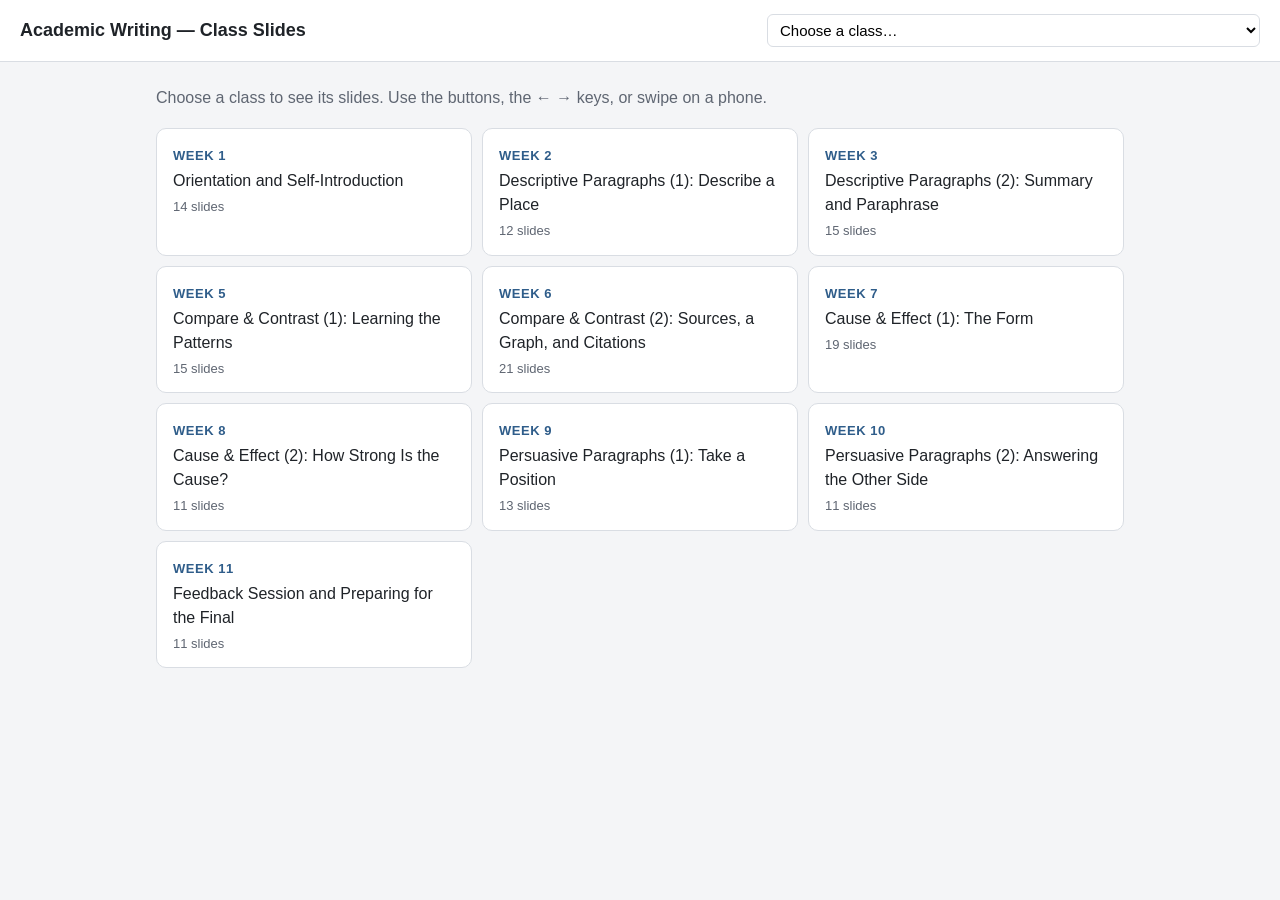
<file: index.html>
<!DOCTYPE html>
<html lang="en">
<head>
<meta charset="utf-8">
<meta name="viewport" content="width=device-width, initial-scale=1">
<title>Academic Writing — Class Slides</title>
<link rel="stylesheet" href="assets/style.css">
</head>
<body>
<header>
  <h1><a href="index.html">Academic Writing — Class Slides</a></h1>
  <select id="jump" aria-label="Choose a class" onchange="if(this.value) location.href=this.value"><option value="">Choose a class…</option><option value="week-01.html">Week 1 — Orientation and Self-Introduction</option><option value="week-02.html">Week 2 — Descriptive Paragraphs (1): Describe a Place</option><option value="week-03.html">Week 3 — Descriptive Paragraphs (2): Summary and Paraphrase</option><option value="week-05.html">Week 5 — Compare &amp; Contrast (1): Learning the Patterns</option><option value="week-06.html">Week 6 — Compare &amp; Contrast (2): Sources, a Graph, and Citations</option><option value="week-07.html">Week 7 — Cause &amp; Effect (1): The Form</option><option value="week-08.html">Week 8 — Cause &amp; Effect (2): How Strong Is the Cause?</option><option value="week-09.html">Week 9 — Persuasive Paragraphs (1): Take a Position</option><option value="week-10.html">Week 10 — Persuasive Paragraphs (2): Answering the Other Side</option><option value="week-11.html">Week 11 — Feedback Session and Preparing for the Final</option></select>
</header>
<main>
<p class="intro">Choose a class to see its slides. Use the buttons, the ← → keys, or swipe on a phone.</p><ul class="weeks"><li><a href="week-01.html"><span class="wk">Week 1</span><span class="ttl">Orientation and Self-Introduction</span><span class="n">14 slides</span></a></li><li><a href="week-02.html"><span class="wk">Week 2</span><span class="ttl">Descriptive Paragraphs (1): Describe a Place</span><span class="n">12 slides</span></a></li><li><a href="week-03.html"><span class="wk">Week 3</span><span class="ttl">Descriptive Paragraphs (2): Summary and Paraphrase</span><span class="n">15 slides</span></a></li><li><a href="week-05.html"><span class="wk">Week 5</span><span class="ttl">Compare &amp; Contrast (1): Learning the Patterns</span><span class="n">15 slides</span></a></li><li><a href="week-06.html"><span class="wk">Week 6</span><span class="ttl">Compare &amp; Contrast (2): Sources, a Graph, and Citations</span><span class="n">21 slides</span></a></li><li><a href="week-07.html"><span class="wk">Week 7</span><span class="ttl">Cause &amp; Effect (1): The Form</span><span class="n">19 slides</span></a></li><li><a href="week-08.html"><span class="wk">Week 8</span><span class="ttl">Cause &amp; Effect (2): How Strong Is the Cause?</span><span class="n">11 slides</span></a></li><li><a href="week-09.html"><span class="wk">Week 9</span><span class="ttl">Persuasive Paragraphs (1): Take a Position</span><span class="n">13 slides</span></a></li><li><a href="week-10.html"><span class="wk">Week 10</span><span class="ttl">Persuasive Paragraphs (2): Answering the Other Side</span><span class="n">11 slides</span></a></li><li><a href="week-11.html"><span class="wk">Week 11</span><span class="ttl">Feedback Session and Preparing for the Final</span><span class="n">11 slides</span></a></li></ul>
</main>

</body>
</html>
</file>
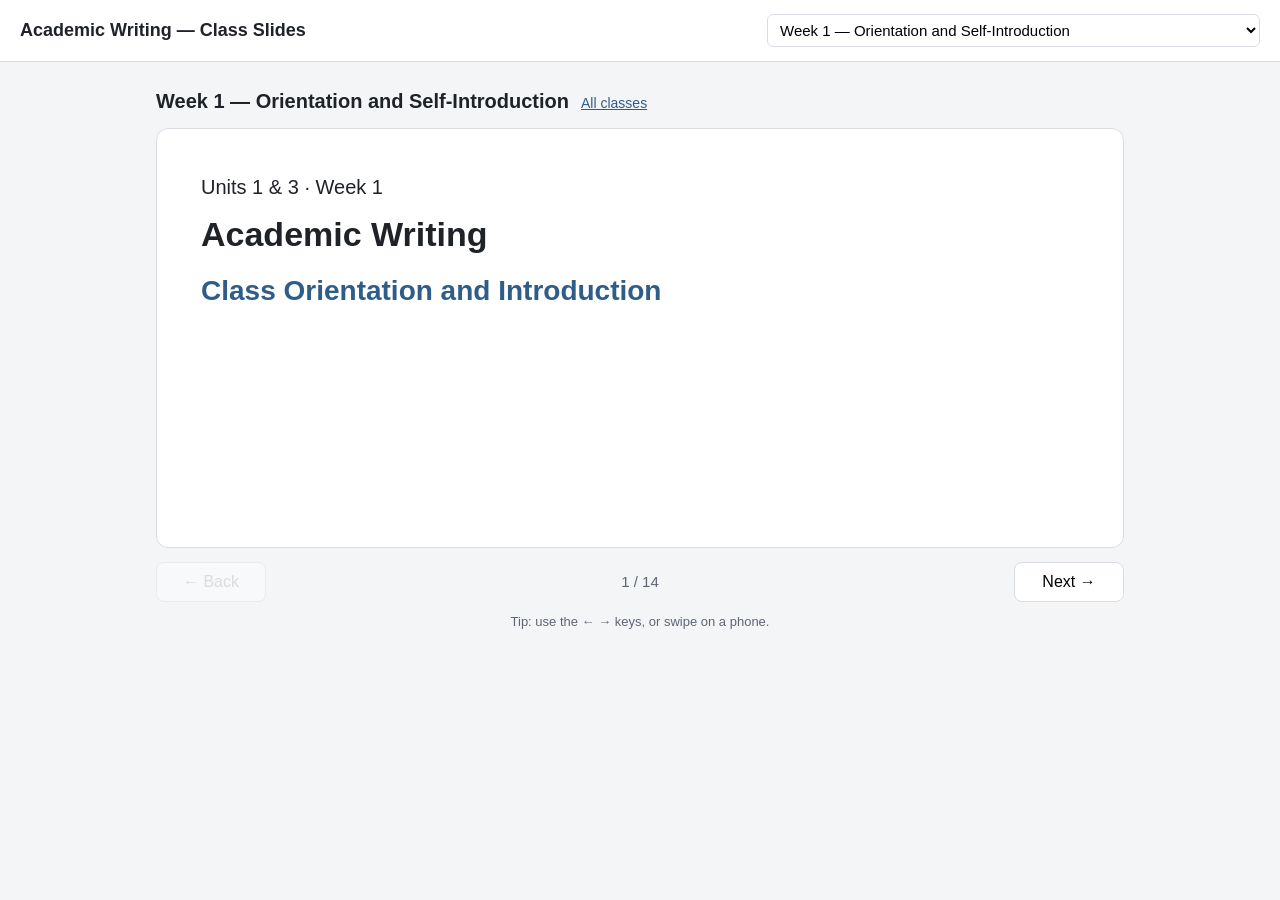
<file: week-01.html>
<!DOCTYPE html>
<html lang="en">
<head>
<meta charset="utf-8">
<meta name="viewport" content="width=device-width, initial-scale=1">
<title>Week 1 — Orientation and Self-Introduction | Academic Writing</title>
<link rel="stylesheet" href="assets/style.css">
</head>
<body>
<header>
  <h1><a href="index.html">Academic Writing — Class Slides</a></h1>
  <select id="jump" aria-label="Choose a class" onchange="if(this.value) location.href=this.value"><option value="">Choose a class…</option><option value="week-01.html" selected>Week 1 — Orientation and Self-Introduction</option><option value="week-02.html">Week 2 — Descriptive Paragraphs (1): Describe a Place</option><option value="week-03.html">Week 3 — Descriptive Paragraphs (2): Summary and Paraphrase</option><option value="week-05.html">Week 5 — Compare &amp; Contrast (1): Learning the Patterns</option><option value="week-06.html">Week 6 — Compare &amp; Contrast (2): Sources, a Graph, and Citations</option><option value="week-07.html">Week 7 — Cause &amp; Effect (1): The Form</option><option value="week-08.html">Week 8 — Cause &amp; Effect (2): How Strong Is the Cause?</option><option value="week-09.html">Week 9 — Persuasive Paragraphs (1): Take a Position</option><option value="week-10.html">Week 10 — Persuasive Paragraphs (2): Answering the Other Side</option><option value="week-11.html">Week 11 — Feedback Session and Preparing for the Final</option></select>
</header>
<main>
<div class="deckhead"><h2>Week 1 — Orientation and Self-Introduction</h2><a class="back" href="index.html">All classes</a></div>
<div id="viewer"></div>
</main>
<script>const DECK = {"week": 1, "slides": ["<p>Units 1 &amp; 3 · Week 1<\/p>\n<h1>Academic Writing<\/h1>\n<h2>Class Orientation and Introduction<\/h2>", "<h2>Today's plan<\/h2>\n<ol>\n<li><strong>Speed writing<\/strong> — our weekly start<\/li>\n<li><strong>About this course<\/strong> — LUNA, syllabus, textbook<\/li>\n<li><strong>The POWER process<\/strong> — how we write<\/li>\n<li><strong>Your first paragraph<\/strong> — a self-introduction<\/li>\n<li><strong>Dictation<\/strong> — how and why<\/li>\n<\/ol>", "<h2>Speed writing<\/h2>\n<p>Every week starts with speed writing.<\/p>\n<ol>\n<li>Choose <strong>one topic from Group 1<\/strong> on your topic list.<\/li>\n<li>Plan for <strong>2 minutes<\/strong> — you can use your dictionary.<\/li>\n<li>Write for <strong>8 minutes<\/strong> — don't stop until time is up!<\/li>\n<li>Count your words. Add the number to your <strong>Writing Progress<\/strong> graph.<\/li>\n<\/ol>", "<h2>Speed writing — Group 1<\/h2>\n<p><button class=\"timer\" data-min=\"2\">⏱ Plan · 2 min<\/button><\/p>\n<p><button class=\"timer\" data-min=\"8\">⏱ Write · 8 min<\/button><\/p>\n<p>Count your words. Rate the topic (1 = hard, 5 = easy). Fill in your graph.<\/p>", "<h2>About this course<\/h2>\n<ul>\n<li><strong>LUNA<\/strong> — homework, files, and the online syllabus<\/li>\n<li><strong>Paper copies<\/strong> — typed papers are printed and brought to class<\/li>\n<li><strong>The textbook<\/strong> — Taylor &amp; Kluge, <em>Academic Writing<\/em><\/li>\n<\/ul>", "<h2>How we write: POWER<\/h2>\n<ol>\n<li><strong>P — Prewriting<\/strong>: find ideas and explore your topic<\/li>\n<li><strong>O — Organizing<\/strong>: put your ideas in order<\/li>\n<li><strong>W — Writing<\/strong>: write your first draft<\/li>\n<li><strong>E — Evaluating<\/strong>: get advice from others on your draft<\/li>\n<li><strong>R — Rewriting<\/strong>: write a better second draft<\/li>\n<\/ol>", "<h2>Your first paragraph: a self-introduction<\/h2>\n<p>Textbook <strong>Unit 3<\/strong><\/p>\n<p>We will use POWER, one step at a time.<\/p>", "<h2>P — Prewriting<\/h2>\n<p>Brainstorm ideas about yourself.<\/p>\n<p><button class=\"timer\" data-min=\"5\">⏱ Brainstorm · 5 min<\/button><\/p>\n<p>Then share your ideas with a partner.<\/p>\n<p><button class=\"timer\" data-min=\"3\">⏱ Share · 3 min<\/button><\/p>", "<h2>O — Organizing<\/h2>\n<p>Keep brainstorming. Choose your best ideas and put them in order.<\/p>\n<p><button class=\"timer\" data-min=\"5\">⏱ Organize · 5 min<\/button><\/p>", "<h2>W — Writing<\/h2>\n<p>Write your self-introduction paragraph.<\/p>\n<p><button class=\"timer\" data-min=\"15\">⏱ Write · 15 min<\/button><\/p>", "<h2>E — Evaluating<\/h2>\n<p>Exchange paragraphs with a partner. Read, then give advice.<\/p>\n<p><button class=\"timer\" data-min=\"6\">⏱ Share &amp; feedback · 6 min<\/button><\/p>\n<p>Then <strong>scan your paragraph<\/strong> and submit it to LUNA.<\/p>", "<h2>R — Rewriting (homework)<\/h2>\n<ol>\n<li>Read pages 19–21.<\/li>\n<li>Edit and revise your paragraph.<\/li>\n<li>Type it in a <strong>Word document<\/strong>.<\/li>\n<li>Format it like the paragraph on page 15 — <strong>black font only<\/strong>.<\/li>\n<li><strong>Print it<\/strong> and bring it to class next week.<\/li>\n<\/ol>\n<p>For formatting papers in APA style, check the instructions on <strong>LUNA<\/strong>.<\/p>", "<h2>Dictation<\/h2>\n<p>Each week you will do a dictation for homework.<\/p>\n<p>Let's practise once together: the reading on <strong>page 15<\/strong>.<\/p>", "<h2>Homework<\/h2>\n<ol>\n<li><strong>Self-introduction paragraph<\/strong> — typed, formatted, <strong>printed<\/strong>, brought to class<\/li>\n<li><strong>Unit 4 dictation<\/strong> — scan and submit to LUNA; check your answer on page 29<\/li>\n<\/ol>\n<p>Finish the textbook readings and exercises if you haven't yet.<\/p>"]};</script>
<script src="assets/slides.js"></script>
</body>
</html>
</file>
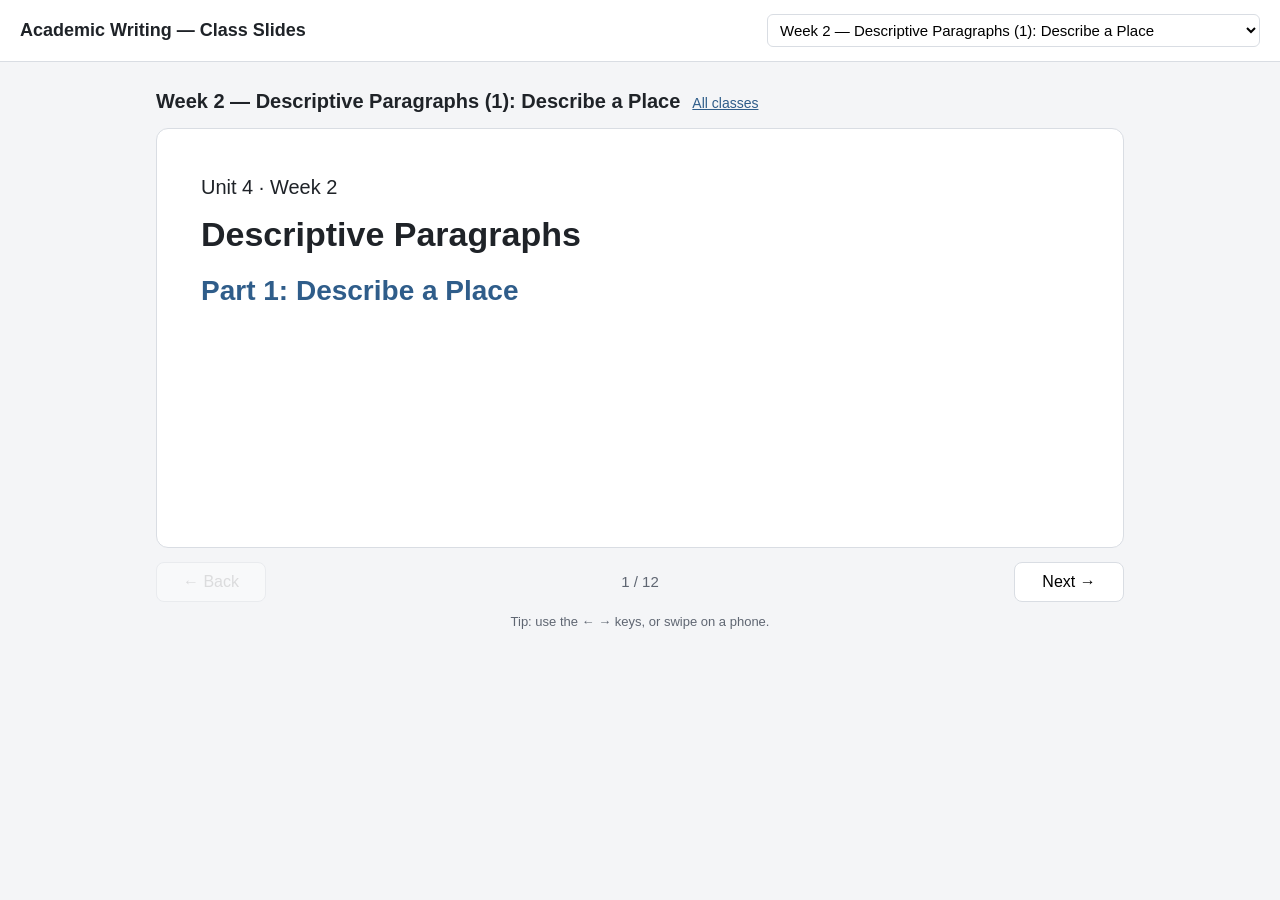
<file: week-02.html>
<!DOCTYPE html>
<html lang="en">
<head>
<meta charset="utf-8">
<meta name="viewport" content="width=device-width, initial-scale=1">
<title>Week 2 — Descriptive Paragraphs (1): Describe a Place | Academic Writing</title>
<link rel="stylesheet" href="assets/style.css">
</head>
<body>
<header>
  <h1><a href="index.html">Academic Writing — Class Slides</a></h1>
  <select id="jump" aria-label="Choose a class" onchange="if(this.value) location.href=this.value"><option value="">Choose a class…</option><option value="week-01.html">Week 1 — Orientation and Self-Introduction</option><option value="week-02.html" selected>Week 2 — Descriptive Paragraphs (1): Describe a Place</option><option value="week-03.html">Week 3 — Descriptive Paragraphs (2): Summary and Paraphrase</option><option value="week-05.html">Week 5 — Compare &amp; Contrast (1): Learning the Patterns</option><option value="week-06.html">Week 6 — Compare &amp; Contrast (2): Sources, a Graph, and Citations</option><option value="week-07.html">Week 7 — Cause &amp; Effect (1): The Form</option><option value="week-08.html">Week 8 — Cause &amp; Effect (2): How Strong Is the Cause?</option><option value="week-09.html">Week 9 — Persuasive Paragraphs (1): Take a Position</option><option value="week-10.html">Week 10 — Persuasive Paragraphs (2): Answering the Other Side</option><option value="week-11.html">Week 11 — Feedback Session and Preparing for the Final</option></select>
</header>
<main>
<div class="deckhead"><h2>Week 2 — Descriptive Paragraphs (1): Describe a Place</h2><a class="back" href="index.html">All classes</a></div>
<div id="viewer"></div>
</main>
<script>const DECK = {"week": 2, "slides": ["<p>Unit 4 · Week 2<\/p>\n<h1>Descriptive Paragraphs<\/h1>\n<h2>Part 1: Describe a Place<\/h2>", "<h2>Today's plan<\/h2>\n<ol>\n<li><strong>Speed writing<\/strong> — Group 2<\/li>\n<li><strong>Textbook review<\/strong> — Exercises 1 &amp; 2<\/li>\n<li><strong>What is a descriptive paragraph?<\/strong><\/li>\n<li><strong>Write<\/strong> — your junior high school classroom<\/li>\n<\/ol>", "<h2>Speed writing — Group 2<\/h2>\n<p>Choose <strong>one topic from Group 2<\/strong> on your topic list.<\/p>\n<p><strong>2 minutes<\/strong> for planning — you can use your dictionary<\/p>\n<p><button class=\"timer\" data-min=\"2\">⏱ Plan · 2 min<\/button><\/p>\n<p><strong>8 minutes<\/strong> for writing — don't stop until it's finished!<\/p>\n<p><button class=\"timer\" data-min=\"8\">⏱ Write · 8 min<\/button><\/p>\n<p>Then count your words and add them to your Writing Progress graph.<\/p>", "<h2>Textbook review<\/h2>\n<ul>\n<li><strong>Exercise 1<\/strong> — pages 22–23<\/li>\n<li><strong>Exercise 2<\/strong> — page 25: check your answers with a partner<\/li>\n<\/ul>\n<p><button class=\"timer\" data-min=\"5\">⏱ Pairs · 5 min<\/button><\/p>", "<h2>What is a descriptive paragraph?<\/h2>\n<ol>\n<li>Scan <strong>page 28<\/strong>.<\/li>\n<li>Read the example paragraph on <strong>page 29<\/strong> together.<\/li>\n<li>Answer the questions at the bottom of page 29.<\/li>\n<\/ol>", "<h2>Page 41<\/h2>\n<p>Choose your answers first.<\/p>\n<p>Then review them in your group.<\/p>", "<h2>Today's prompt<\/h2>\n<p>Describe your <strong>junior high school classroom<\/strong> for someone who has never seen one.<\/p>\n<ul>\n<li>Use some of your <strong>five senses<\/strong> — what you saw, heard, and smelled.<\/li>\n<li><strong>Avoid emotional words<\/strong> — do not say whether it was good or bad.<\/li>\n<\/ul>", "<h2>P — Prewriting<\/h2>\n<p>Brainstorm (page 42).<\/p>\n<p><button class=\"timer\" data-min=\"5\">⏱ Brainstorm · 5 min<\/button><\/p>\n<p>Share your ideas with a partner.<\/p>\n<p><button class=\"timer\" data-min=\"3\">⏱ Share · 3 min<\/button><\/p>", "<h2>O — Organizing<\/h2>\n<p>Keep brainstorming. Put your details in order.<\/p>\n<p><button class=\"timer\" data-min=\"5\">⏱ Organize · 5 min<\/button><\/p>", "<h2>W — Writing<\/h2>\n<p>Write your descriptive paragraph.<\/p>\n<p><button class=\"timer\" data-min=\"15\">⏱ Write · 15 min<\/button><\/p>", "<h2>E — Evaluating<\/h2>\n<p>Exchange paragraphs with a partner. Read, then give advice.<\/p>\n<p><button class=\"timer\" data-min=\"6\">⏱ Share &amp; feedback · 6 min<\/button><\/p>", "<h2>R — Rewriting (homework)<\/h2>\n<ol>\n<li>Watch the <strong>formatting video<\/strong> on LUNA (教材). Fix the format of your self-introduction paper.<\/li>\n<li>Read pages <strong>33–34<\/strong>. Edit your descriptive paragraph.<\/li>\n<li>Type it in <strong>Word<\/strong> and format it like the video shows.<\/li>\n<li><strong>Print both papers<\/strong> and bring them to class next week.<\/li>\n<\/ol>\n<p>You do not need to submit anything on LUNA this week.<\/p>"]};</script>
<script src="assets/slides.js"></script>
</body>
</html>
</file>
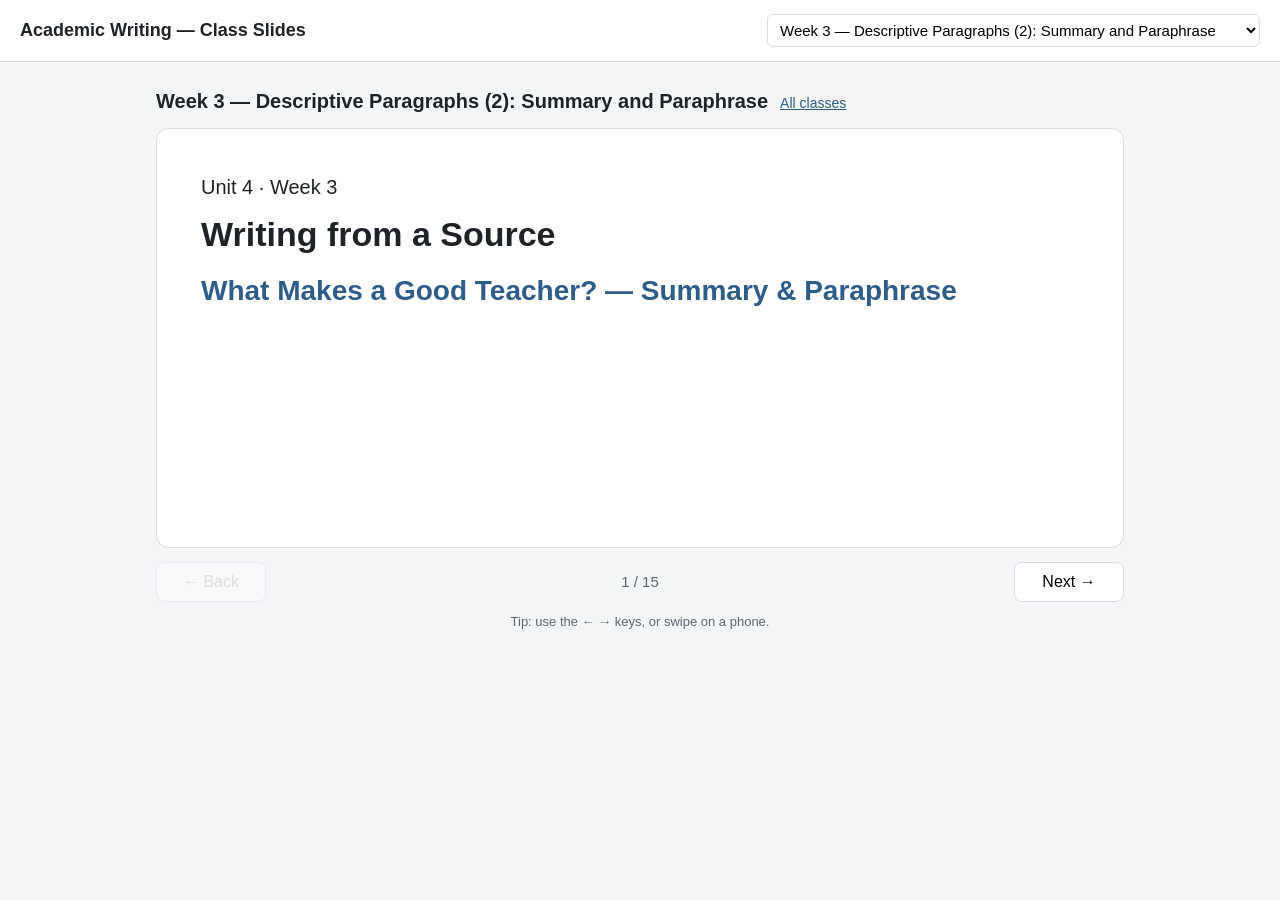
<file: week-03.html>
<!DOCTYPE html>
<html lang="en">
<head>
<meta charset="utf-8">
<meta name="viewport" content="width=device-width, initial-scale=1">
<title>Week 3 — Descriptive Paragraphs (2): Summary and Paraphrase | Academic Writing</title>
<link rel="stylesheet" href="assets/style.css">
</head>
<body>
<header>
  <h1><a href="index.html">Academic Writing — Class Slides</a></h1>
  <select id="jump" aria-label="Choose a class" onchange="if(this.value) location.href=this.value"><option value="">Choose a class…</option><option value="week-01.html">Week 1 — Orientation and Self-Introduction</option><option value="week-02.html">Week 2 — Descriptive Paragraphs (1): Describe a Place</option><option value="week-03.html" selected>Week 3 — Descriptive Paragraphs (2): Summary and Paraphrase</option><option value="week-05.html">Week 5 — Compare &amp; Contrast (1): Learning the Patterns</option><option value="week-06.html">Week 6 — Compare &amp; Contrast (2): Sources, a Graph, and Citations</option><option value="week-07.html">Week 7 — Cause &amp; Effect (1): The Form</option><option value="week-08.html">Week 8 — Cause &amp; Effect (2): How Strong Is the Cause?</option><option value="week-09.html">Week 9 — Persuasive Paragraphs (1): Take a Position</option><option value="week-10.html">Week 10 — Persuasive Paragraphs (2): Answering the Other Side</option><option value="week-11.html">Week 11 — Feedback Session and Preparing for the Final</option></select>
</header>
<main>
<div class="deckhead"><h2>Week 3 — Descriptive Paragraphs (2): Summary and Paraphrase</h2><a class="back" href="index.html">All classes</a></div>
<div id="viewer"></div>
</main>
<script>const DECK = {"week": 3, "slides": ["<p>Unit 4 · Week 3<\/p>\n<h1>Writing from a Source<\/h1>\n<h2>What Makes a Good Teacher? — Summary &amp; Paraphrase<\/h2>", "<h2>Today's plan<\/h2>\n<ol>\n<li><strong>Timed writing<\/strong> — Group 3 · 10 minutes<\/li>\n<li><strong>Review descriptive paragraphs<\/strong> — quick review<\/li>\n<li><strong>A new skill<\/strong> — summary &amp; paraphrase<\/li>\n<li><strong>Write from the source<\/strong> — what makes a good teacher?<\/li>\n<\/ol>", "<h2>Timed writing — Group 3<\/h2>\n<p>Choose <strong>one topic from Group 3<\/strong> on your topic list.<\/p>\n<p><strong>2 minutes<\/strong> for planning — you can use your dictionary<\/p>\n<p><button class=\"timer\" data-min=\"2\">⏱ Plan · 2 min<\/button><\/p>\n<p><strong>8 minutes<\/strong> for writing — don't stop until it's finished!<\/p>\n<p><button class=\"timer\" data-min=\"8\">⏱ Write · 8 min<\/button><\/p>", "<h2>A new kind of writing<\/h2>\n<p><strong>Until now<\/strong> — you wrote from your head. Yourself. A classroom you remember.<\/p>\n<p><strong>From now on<\/strong> — you write from a source. A text someone gives you.<\/p>\n<blockquote>\n<p>Your job (for now): say what the source says. Add nothing.<\/p>\n<\/blockquote>", "<h2>Same shape, new job<\/h2>\n<p><strong>The shape stays the same<\/strong><\/p>\n<ol>\n<li>Interesting beginning sentence<\/li>\n<li>Topic sentence<\/li>\n<li>Supporting sentences (3–6)<\/li>\n<li>Concluding sentence<\/li>\n<li>Final sentence<\/li>\n<\/ol>\n<p><strong>The job changes<\/strong> — not \"describe it vividly.\" Say what the text says, shorter, and in your own words. No five senses this week.<\/p>", "<h2>Two words to know<\/h2>\n<p><strong>SUMMARY<\/strong> — Keep the main ideas. Cut the rest. Your paragraph is shorter than the source.<\/p>\n<p><strong>PARAPHRASE<\/strong> — Say it in your own words. Not the source's words.<\/p>", "<h2>Warning: we do not want \"patchwriting\"<\/h2>\n<p><strong>Source:<\/strong> \"Researchers have studied this question for many years.\"<\/p>\n<p>✕ <strong>Patchwriting:<\/strong> \"Scientists have looked at this problem for a long time.\" — same sentence, words swapped<\/p>\n<p>✓ <strong>Real paraphrase:<\/strong> \"The question of what makes a good teacher is not new — it has a long research history.\" — rebuilt from the idea<\/p>\n<blockquote>\n<p>Keep the sentence and change the words = copying.<\/p>\n<\/blockquote>", "<h2>How to do it: four steps<\/h2>\n<ol>\n<li><strong>Read<\/strong> — twice. Do not write yet.<\/li>\n<li><strong>Keyword notes<\/strong> — 1–4 words per line. No sentences. <em>(The key step)<\/em><\/li>\n<li><strong>Hide the source<\/strong> — turn it over. Look only at your notes.<\/li>\n<li><strong>Write, then check<\/strong> — build sentences from your notes.<\/li>\n<\/ol>", "<h2>One helpful hint: take notes in Japanese<\/h2>\n<p>If your notes are in Japanese, you cannot copy the English.<\/p>\n<p><strong>You must build every English sentence yourself.<\/strong><\/p>", "<h2>The source: What makes a good teacher?<\/h2>\n<p>On your handout. Three qualities:<\/p>\n<ol>\n<li><strong>Clear teaching<\/strong> — explains simply · checks understanding<\/li>\n<li><strong>Good relationships<\/strong> — knows students · patient · builds trust<\/li>\n<li><strong>High expectations<\/strong> — believes everyone can succeed · gives feedback<\/li>\n<\/ol>\n<blockquote>\n<p>✕ The first and last paragraphs are NOT main ideas — cut them.<\/p>\n<\/blockquote>", "<h2>Your task<\/h2>\n<p>Write <strong>one paragraph<\/strong>: what makes a good teacher.<\/p>\n<p>About <strong>100 words<\/strong> (shorter than the source) · Unit 4 shape: title, topic sentence, supporting, concluding<\/p>\n<table>\n<thead>\n<tr>\n<th>Read<\/th>\n<th>Notes<\/th>\n<th>Hide &amp; write<\/th>\n<th>Check<\/th>\n<\/tr>\n<\/thead>\n<tbody>\n<tr>\n<td>5 min<\/td>\n<td>6 min<\/td>\n<td>16 min<\/td>\n<td>4 min<\/td>\n<\/tr>\n<\/tbody>\n<\/table>\n<p>Take your keyword notes in English or Japanese.<\/p>", "<h2>Time to write<\/h2>\n<p><button class=\"timer\" data-min=\"15\">⏱ Write · 15 min<\/button><\/p>\n<p><button class=\"timer\" data-min=\"6\">⏱ Share with a partner · 6 min<\/button><\/p>", "<h2>The five rules<\/h2>\n<ol>\n<li><strong>Add nothing<\/strong> — everything must be in the source.<\/li>\n<li><strong>Make it shorter<\/strong> — cut what is not a main idea.<\/li>\n<li><strong>Your own words<\/strong> — do not copy long phrases.<\/li>\n<li><strong>Keep it true<\/strong> — do not change the meaning.<\/li>\n<li><strong>Unit 4 shape<\/strong> — title, topic, support, conclusion.<\/li>\n<\/ol>", "<h2>Before you finish — check<\/h2>\n<p>Turn the source back over. Ask:<\/p>\n<ul>\n<li>✓ Is everything <strong>true<\/strong> to the source?<\/li>\n<li>✓ Did I copy any <strong>long phrases<\/strong>?<\/li>\n<li>✓ Did I cut the <strong>opening and closing<\/strong>?<\/li>\n<\/ul>", "<h2>Homework<\/h2>\n<ul>\n<li>Read the introduction to Unit 5, compare and contrast paragraphs (p. 38)<\/li>\n<li>Unit 5 Practice Exercises 1, 2 &amp; 3 (pp. 40 and 48) → scan and submit to <strong>LUNA<\/strong><\/li>\n<li>Dictation: compare and contrast paragraph — check on p. 39<\/li>\n<\/ul>"]};</script>
<script src="assets/slides.js"></script>
</body>
</html>
</file>
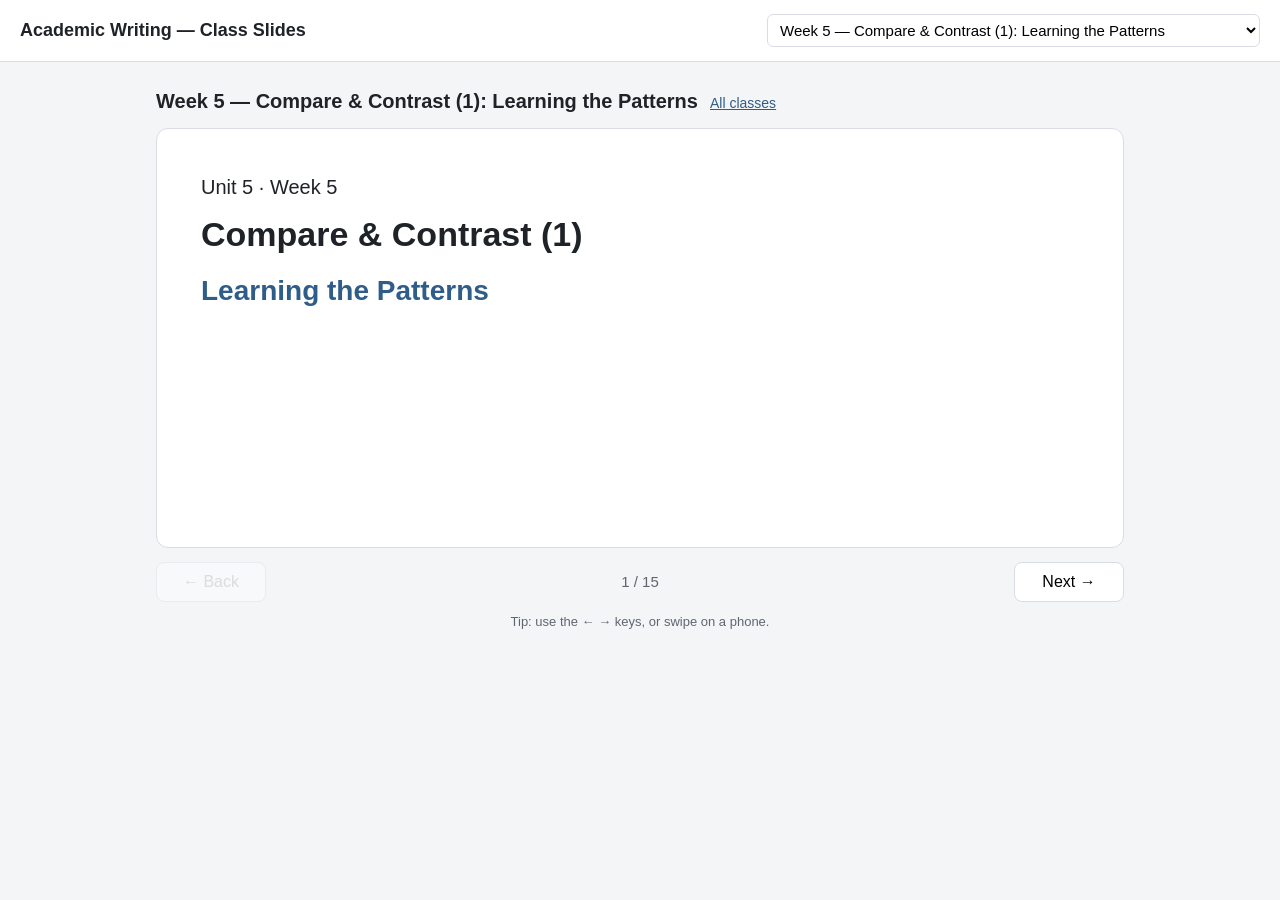
<file: week-05.html>
<!DOCTYPE html>
<html lang="en">
<head>
<meta charset="utf-8">
<meta name="viewport" content="width=device-width, initial-scale=1">
<title>Week 5 — Compare &amp; Contrast (1): Learning the Patterns | Academic Writing</title>
<link rel="stylesheet" href="assets/style.css">
</head>
<body>
<header>
  <h1><a href="index.html">Academic Writing — Class Slides</a></h1>
  <select id="jump" aria-label="Choose a class" onchange="if(this.value) location.href=this.value"><option value="">Choose a class…</option><option value="week-01.html">Week 1 — Orientation and Self-Introduction</option><option value="week-02.html">Week 2 — Descriptive Paragraphs (1): Describe a Place</option><option value="week-03.html">Week 3 — Descriptive Paragraphs (2): Summary and Paraphrase</option><option value="week-05.html" selected>Week 5 — Compare &amp; Contrast (1): Learning the Patterns</option><option value="week-06.html">Week 6 — Compare &amp; Contrast (2): Sources, a Graph, and Citations</option><option value="week-07.html">Week 7 — Cause &amp; Effect (1): The Form</option><option value="week-08.html">Week 8 — Cause &amp; Effect (2): How Strong Is the Cause?</option><option value="week-09.html">Week 9 — Persuasive Paragraphs (1): Take a Position</option><option value="week-10.html">Week 10 — Persuasive Paragraphs (2): Answering the Other Side</option><option value="week-11.html">Week 11 — Feedback Session and Preparing for the Final</option></select>
</header>
<main>
<div class="deckhead"><h2>Week 5 — Compare &amp; Contrast (1): Learning the Patterns</h2><a class="back" href="index.html">All classes</a></div>
<div id="viewer"></div>
</main>
<script>const DECK = {"week": 5, "slides": ["<p>Unit 5 · Week 5<\/p>\n<h1>Compare &amp; Contrast (1)<\/h1>\n<h2>Learning the Patterns<\/h2>", "<h2>Today's plan<\/h2>\n<ol>\n<li><strong>Speed writing<\/strong> — Group 1<\/li>\n<li><strong>Dictation check<\/strong><\/li>\n<li><strong>Three ways to organize a comparison<\/strong><\/li>\n<li><strong>Exercises 1–3<\/strong><\/li>\n<li><strong>Homework<\/strong><\/li>\n<\/ol>", "<h2>Speed writing — Group 1<\/h2>\n<p>Choose <strong>one topic from Group 1<\/strong> on your topic list.<\/p>\n<p><strong>2 minutes<\/strong> for planning — you can use your dictionary<\/p>\n<p><button class=\"timer\" data-min=\"2\">⏱ Plan · 2 min<\/button><\/p>\n<p><strong>8 minutes<\/strong> for writing — don't stop until it's finished!<\/p>\n<p><button class=\"timer\" data-min=\"8\">⏱ Write · 8 min<\/button><\/p>\n<p>Then count your words and add them to your Writing Progress graph.<\/p>", "<h2>Dictation check<\/h2>\n<p>Check your answers from last week's dictation. Ask about anything you missed.<\/p>", "<h2>Three ways to organize a comparison<\/h2>\n<ul>\n<li><strong>Way 1<\/strong> — similarities, then differences<\/li>\n<li><strong>Way 2<\/strong> — one thing, then the other<\/li>\n<li><strong>Way 3<\/strong> — point by point<\/li>\n<\/ul>", "<h2>Way 1 — Similarities, then differences<\/h2>\n<pre><code>Beginning   Interesting Beginning Sentence + Topic Sentence\nMiddle      1. Things that are the SAME about X and Y\n            2. Things that are DIFFERENT about X and Y\nEnd         Concluding Sentence + Interesting Ending Sentence\n<\/code><\/pre>", "<h2>Way 2 — One thing, then the other<\/h2>\n<pre><code>Beginning   Interesting Beginning Sentence + Topic Sentence\nMiddle      1–3. All the points about X\n            4–6. All the points about Y\nEnd         Concluding Sentence + Interesting Ending Sentence\n<\/code><\/pre>", "<h2>Way 3 — Point by point<\/h2>\n<pre><code>Beginning   Interesting Beginning Sentence + Topic Sentence\nMiddle      1. Point 1 — about X and Y\n            2. Point 2 — about X and Y\n            3. Point 3 — about X and Y\nEnd         Concluding Sentence + Interesting Ending Sentence\n<\/code><\/pre>\n<p>Next week you will use <strong>Way 3<\/strong> with real sources.<\/p>", "<h2>Same content, two Ways<\/h2>\n<p>Open your textbook to <strong>Unit 5<\/strong>.<\/p>\n<ul>\n<li>p. 43 — \"A Dog or a Cat?\" in <strong>Way 1<\/strong><\/li>\n<li>p. 44 — the same paragraph in <strong>Way 2<\/strong><\/li>\n<\/ul>\n<p>The organization is a <strong>choice<\/strong>.<\/p>", "<h2>Caution<\/h2>\n<p>Keep your paragraph well organized so the reader is not confused.<\/p>\n<p><strong>Do not change the organization in the middle.<\/strong><\/p>\n<p>Pick one Way and stay with it.<\/p>", "<h2>Linking words — check your homework<\/h2>\n<p>Exercise 3, page 48<\/p>\n<p><em>both · in common · in contrast · on the one hand · on the other hand · similar to · same · too · unlike · while<\/em><\/p>", "<h2>Exercise 1 — Name the Way<\/h2>\n<p>Read Paragraphs A, B and C on your handout.<\/p>\n<p>Write <strong>Way 1, 2 or 3<\/strong> after each one.<\/p>\n<p><button class=\"timer\" data-min=\"7\">⏱ Timer · 7 min<\/button><\/p>", "<h2>Exercise 2 — Organize the points<\/h2>\n<p><strong>Paper books and e-books<\/strong> — the points are given on your handout.<\/p>\n<p>Write one paragraph using <strong>Way 3 (point by point)<\/strong>, about 80–120 words.<\/p>\n<p><button class=\"timer\" data-min=\"12\">⏱ Timer · 12 min<\/button><\/p>", "<h2>Exercise 3 — Group writing<\/h2>\n<p><strong>Studying in the morning vs. studying at night<\/strong><\/p>\n<ol>\n<li>List 2–3 ways they are the <strong>same<\/strong> and 2–3 ways they are <strong>different<\/strong>.<\/li>\n<li>Choose <strong>one Way<\/strong> (Way 1 or Way 3).<\/li>\n<li>Write one paragraph together, about 100–140 words.<\/li>\n<\/ol>\n<p><button class=\"timer\" data-min=\"20\">⏱ Timer · 20 min<\/button><\/p>", "<h2>Homework<\/h2>\n<ul>\n<li>Finish the comparison paragraph (morning vs. night study), using one Way. Type it, submit to <strong>LUNA<\/strong>, and bring a printed copy.<\/li>\n<li>Next <strong>dictation<\/strong>.<\/li>\n<li>Read the rest of <strong>Unit 5<\/strong>.<\/li>\n<\/ul>\n<p>Next week: real sources and citations.<\/p>"]};</script>
<script src="assets/slides.js"></script>
</body>
</html>
</file>
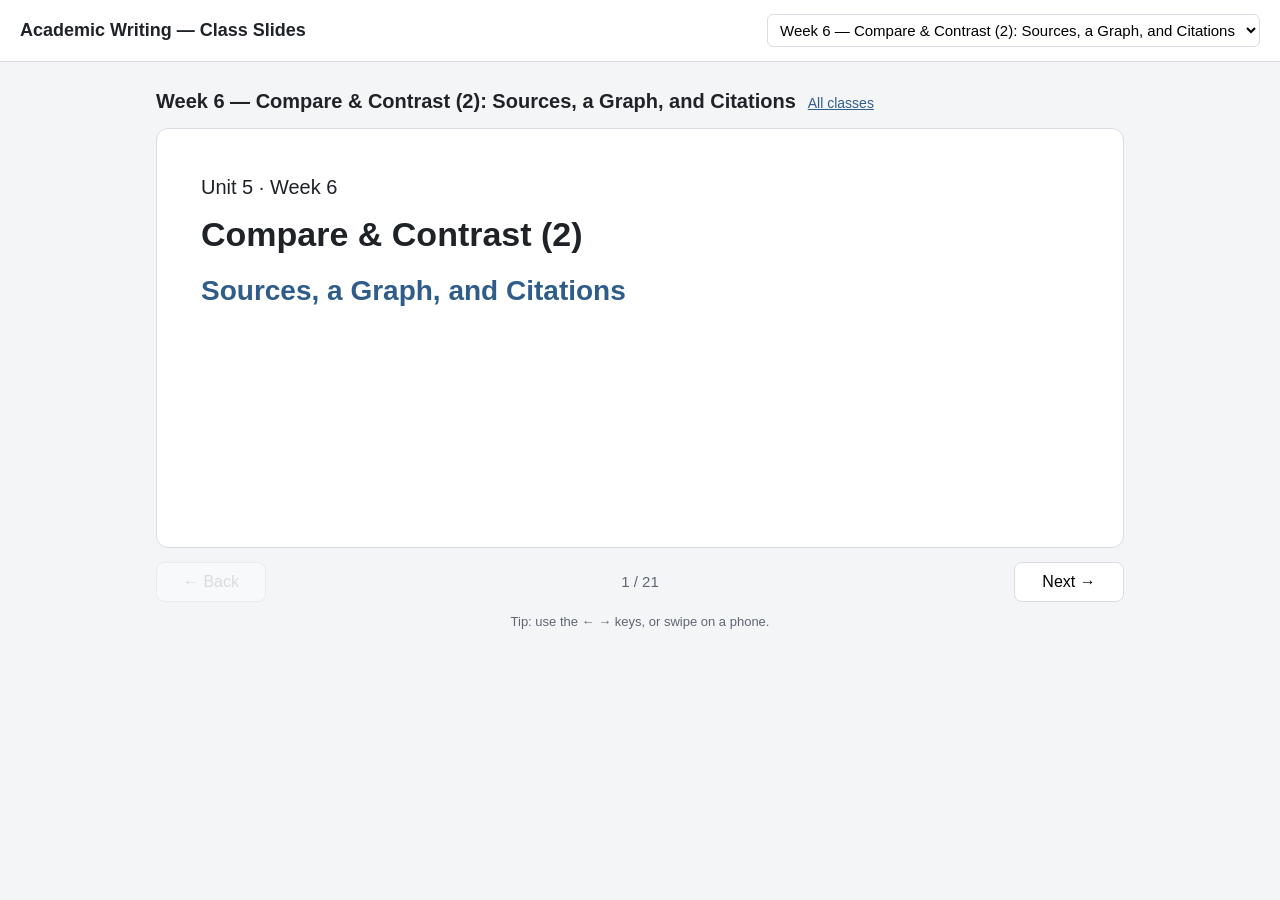
<file: week-06.html>
<!DOCTYPE html>
<html lang="en">
<head>
<meta charset="utf-8">
<meta name="viewport" content="width=device-width, initial-scale=1">
<title>Week 6 — Compare &amp; Contrast (2): Sources, a Graph, and Citations | Academic Writing</title>
<link rel="stylesheet" href="assets/style.css">
</head>
<body>
<header>
  <h1><a href="index.html">Academic Writing — Class Slides</a></h1>
  <select id="jump" aria-label="Choose a class" onchange="if(this.value) location.href=this.value"><option value="">Choose a class…</option><option value="week-01.html">Week 1 — Orientation and Self-Introduction</option><option value="week-02.html">Week 2 — Descriptive Paragraphs (1): Describe a Place</option><option value="week-03.html">Week 3 — Descriptive Paragraphs (2): Summary and Paraphrase</option><option value="week-05.html">Week 5 — Compare &amp; Contrast (1): Learning the Patterns</option><option value="week-06.html" selected>Week 6 — Compare &amp; Contrast (2): Sources, a Graph, and Citations</option><option value="week-07.html">Week 7 — Cause &amp; Effect (1): The Form</option><option value="week-08.html">Week 8 — Cause &amp; Effect (2): How Strong Is the Cause?</option><option value="week-09.html">Week 9 — Persuasive Paragraphs (1): Take a Position</option><option value="week-10.html">Week 10 — Persuasive Paragraphs (2): Answering the Other Side</option><option value="week-11.html">Week 11 — Feedback Session and Preparing for the Final</option></select>
</header>
<main>
<div class="deckhead"><h2>Week 6 — Compare &amp; Contrast (2): Sources, a Graph, and Citations</h2><a class="back" href="index.html">All classes</a></div>
<div id="viewer"></div>
</main>
<script>const DECK = {"week": 6, "slides": ["<p>Unit 5 · Week 6<\/p>\n<h1>Compare &amp; Contrast (2)<\/h1>\n<h2>Sources, a Graph, and Citations<\/h2>", "<h2>Today's plan<\/h2>\n<ol>\n<li><strong>Speed writing<\/strong> — Group 2<\/li>\n<li><strong>Week 4 on-demand check<\/strong><\/li>\n<li><strong>How to cite a source<\/strong><\/li>\n<li><strong>Read three sources<\/strong> — two texts and a graph<\/li>\n<li><strong>Write with citations<\/strong><\/li>\n<\/ol>", "<h2>Speed writing — Group 2<\/h2>\n<p>Choose <strong>one topic from Group 2<\/strong> on your topic list.<\/p>\n<p><strong>2 minutes<\/strong> for planning — you can use your dictionary<\/p>\n<p><button class=\"timer\" data-min=\"2\">⏱ Plan · 2 min<\/button><\/p>\n<p><strong>8 minutes<\/strong> for writing — don't stop until it's finished!<\/p>\n<p><button class=\"timer\" data-min=\"8\">⏱ Write · 8 min<\/button><\/p>\n<p>Then count your words and add them to your Writing Progress graph.<\/p>", "<h2>Week 4 on-demand assignment<\/h2>\n<p>Have you submitted <strong>both<\/strong> pages to LUNA?<\/p>\n<ul>\n<li><strong>Practice B<\/strong> paragraph<\/li>\n<li><strong>Dictation<\/strong>, with red-pen corrections<\/li>\n<\/ul>\n<p>Ask about anything you were unsure of.<\/p>", "<h2>A citation is a promise (APA style)<\/h2>\n<p>When you use an idea from a source, you show <strong>where it came from<\/strong>.<\/p>\n<blockquote>\n<p>A citation says: <em>this source is real, and you can go and check it.<\/em><\/p>\n<\/blockquote>", "<h2>1. In the sentence<\/h2>\n<p>Author's family name + year<\/p>\n<ul>\n<li>According to <strong>Nation (2013)<\/strong>, you learn words by meeting them many times.<\/li>\n<li>You learn words by meeting them many times <strong>(Nation, 2013)<\/strong>.<\/li>\n<\/ul>\n<p><strong>Reporting verbs:<\/strong> <em>describes · explains · found · suggests · according to<\/em><\/p>", "<h2>2. At the end: the reference list<\/h2>\n<p>Full details of every source you used.<\/p>\n<p>Nation, I. S. P. (2013). <em>Learning Vocabulary in Another Language<\/em> (2nd ed.). Cambridge University Press.<\/p>", "<h2>3. Citing a figure<\/h2>\n<p>Name the figure <strong>and<\/strong> its source.<\/p>\n<ul>\n<li><strong>Figure 1<\/strong> shows that a word is remembered better the more often it is met <strong>(Webb, 2007)<\/strong>.<\/li>\n<\/ul>\n<p>If the figure is <strong>yours<\/strong>, you do not need a citation — but you still mention it.<\/p>", "<h2>4. More than one author<\/h2>\n<p><strong>Two authors:<\/strong> both names — <em>and<\/em> in the sentence, <em>&amp;<\/em> in brackets<\/p>\n<ul>\n<li><strong>Fiorella and Mayer (2013)<\/strong> explain… / … <strong>(Fiorella &amp; Mayer, 2013)<\/strong><\/li>\n<\/ul>\n<p><strong>Three or more:<\/strong> first name + <em>et al.<\/em><\/p>\n<ul>\n<li><strong>Ericsson et al. (1993)<\/strong> found… / … <strong>(Ericsson et al., 1993)<\/strong><\/li>\n<\/ul>\n<p>Reference list: <strong>every<\/strong> author, family name first, <strong>A–Z<\/strong>.<\/p>", "<h2>5. Two sources for one idea<\/h2>\n<p>Both in the same brackets, <strong>A–Z<\/strong>, with a <strong>semicolon<\/strong>.<\/p>\n<ul>\n<li>Words are learned by meeting them again and again <strong>(Nation, 2013; Webb, 2007)<\/strong>.<\/li>\n<\/ul>\n<blockquote>\n<p>Adding the citation is not extra. It is part of the sentence.<\/p>\n<\/blockquote>", "<h2>Quick review: Way 3 (point by point)<\/h2>\n<pre><code>Beginning   Interesting Beginning Sentence + Topic Sentence\nMiddle      1. Point 1 — about X and Y\n            2. Point 2 — about X and Y\n            3. Point 3 — about X and Y\nEnd         Concluding Sentence + Interesting Ending Sentence\n<\/code><\/pre>\n<p>✕ <em>A bicycle is cheap and slow. … A car is expensive and fast.<\/em> (Way 2)<\/p>\n<p>✓ <em>A bicycle is cheap, <\/em><em>while<\/em><em> a car is expensive. A bicycle is slow, <\/em><em>while<\/em><em> a car is fast.<\/em> (Way 3)<\/p>\n<p>Today, <strong>X and Y are two sources<\/strong>. At every point, both sources meet.<\/p>", "<h2>Two ways to learn new English words<\/h2>\n<ul>\n<li><strong>Source 1<\/strong> — Nation (2013): reading and listening<\/li>\n<li><strong>Source 2<\/strong> — Schmitt (2010): word lists and testing yourself<\/li>\n<\/ul>\n<p>Read both. Then fill in the chart together.<\/p>\n<p><button class=\"timer\" data-min=\"8\">⏱ Read &amp; chart · 8 min<\/button><\/p>", "<h2>Different or the same?<\/h2>\n<ul>\n<li>How are the two ways <strong>different<\/strong>?<\/li>\n<li>What do the two ways <strong>share<\/strong>?<\/li>\n<\/ul>\n<p><em>Look closely — do both need you to meet a word more than once?<\/em><\/p>", "<h2>Now bring in the graph<\/h2>\n<p><img src=\"images/aw-w06-figure-1-word-encounters.png\" alt=\"\"><\/p>", "<h2>What does Figure 1 show?<\/h2>\n<ol>\n<li>Say it in <strong>one sentence<\/strong>.<\/li>\n<li>Does it connect to Source 1, Source 2, or <strong>both<\/strong>? Why?<\/li>\n<\/ol>", "<h2>Write with citations<\/h2>\n<p>One paragraph · <strong>140–180 words<\/strong> · <strong>Way 3<\/strong><\/p>\n<ul>\n<li>Use both texts <strong>and<\/strong> Figure 1<\/li>\n<li>Cite each source in the sentence — including the figure<\/li>\n<li>One similarity and one difference<\/li>\n<li><strong>No opinion<\/strong> — this is comparison<\/li>\n<li>Reference list at the end<\/li>\n<\/ul>\n<p><button class=\"timer\" data-min=\"22\">⏱ Write · 22 min<\/button><\/p>", "<h2>Two mistakes to avoid<\/h2>\n<p>✕ <strong>The common writing style:<\/strong> \"Source 1 says… Source 2 says…\" — no contact between them<\/p>\n<p>✕ <strong>Uncited ideas:<\/strong> an idea from a source with no name and year<\/p>\n<p>✓ Point by point, with the citation inside the sentence<\/p>", "<h2>A model paragraph<\/h2>\n<p style=\"font-size:22px; text-align:left; line-height:1.4; margin:0 0 10px\"><strong>Two Roads to New Words<\/strong><br>How often must you meet a new word before you know it? Reading and listening, and studying word lists, are two different ways to learn vocabulary, but they share one important idea. First, they differ in how learners meet words. Nation (2013) describes reading books and watching videos that learners enjoy, while Schmitt (2010) explains a planned method with word lists, flashcards, and self-testing. Second, they differ in speed. Reading and listening is slow, because each meeting teaches only a little (Nation, 2013). In contrast, studying word lists is fast, because learners choose the words they need (Schmitt, 2010). However, both ways depend on meeting a word many times: readers see words again and again, and flashcard learners test themselves again after a few days and a week. Figure 1 supports this, showing that a word is remembered better the more often it is met (Webb, 2007). In short, the two ways look different, but both work through repetition. As the saying goes, practice makes perfect, and for new words, practice means meeting them often.<\/p>\n<p style=\"font-size:16px; text-align:left; line-height:1.35; padding-left:2em; text-indent:-2em; margin:0\"><strong>References<\/strong><br>Nation, I. S. P. (2013). <em>Learning vocabulary in another language<\/em> (2nd ed.). Cambridge University Press.<br>Schmitt, N. (2010). <em>Researching vocabulary: A vocabulary research manual<\/em>. Palgrave Macmillan.<br>Webb, S. (2007). The effects of repetition on vocabulary knowledge. <em>Applied Linguistics, 28<\/em>(1), 46–65.<\/p>", "<h2>Why it works<\/h2>\n<p style=\"font-size:22px; text-align:left; line-height:1.45; margin:0\"><strong>Two Roads to New Words<\/strong><br><span style=\"font-size:0.75em; font-weight:bold; color:#6a3d9a\">[Interesting Beginning Sentence]<\/span> How often must you meet a new word before you know it? <span style=\"font-size:0.75em; font-weight:bold; color:#6a3d9a\">[Topic Sentence]<\/span> Reading and listening, and studying word lists, are two different ways to learn vocabulary, but they share one important idea. <span style=\"font-size:0.75em; font-weight:bold; color:#b05a00\">[Point 1: how]<\/span> <u>First,<\/u> they differ in how learners meet words. <strong style=\"color:#2f5d8a\">Nation (2013)<\/strong> describes reading books and watching videos that learners enjoy, <u>while<\/u> <strong style=\"color:#2f5d8a\">Schmitt (2010)<\/strong> explains a planned method with word lists, flashcards, and self-testing. <span style=\"font-size:0.75em; font-weight:bold; color:#b05a00\">[Point 2: speed]<\/span> <u>Second,<\/u> they differ in speed. Reading and listening is slow, because each meeting teaches only a little <strong style=\"color:#2f5d8a\">(Nation, 2013)<\/strong>. <u>In contrast,<\/u> studying word lists is fast, because learners choose the words they need <strong style=\"color:#2f5d8a\">(Schmitt, 2010)<\/strong>. <span style=\"font-size:0.75em; font-weight:bold; color:#b05a00\">[Point 3: what they share]<\/span> <u>However,<\/u> both ways depend on meeting a word many times: readers see words again and again, and flashcard learners test themselves again after a few days and a week. <span style=\"font-size:0.75em; font-weight:bold; color:#1f7a4d\">[Figure 1]<\/span> Figure 1 supports this, showing that a word is remembered better the more often it is met <strong style=\"color:#2f5d8a\">(Webb, 2007)<\/strong>. <span style=\"font-size:0.75em; font-weight:bold; color:#6a3d9a\">[Concluding Sentence]<\/span> In short, the two ways look different, but both work through repetition. <span style=\"font-size:0.75em; font-weight:bold; color:#6a3d9a\">[Interesting Ending Sentence]<\/span> As the saying goes, practice makes perfect, and for new words, practice means meeting them often.<\/p>", "<h2>Check it against the moves<\/h2>\n<ul>\n<li>✓ The <strong>Unit 5 shape<\/strong>: interesting beginning, topic sentence, concluding sentence, interesting ending<\/li>\n<li>✓ Both texts <strong>and<\/strong> Figure 1<\/li>\n<li>✓ Every idea <strong>cited<\/strong>, with reporting verbs: <em>describes · explains · shows<\/em><\/li>\n<li>✓ <strong>Way 3<\/strong> all the way: both sources meet at every point<\/li>\n<li>✓ Two <strong>differences<\/strong> and one <strong>similarity<\/strong><\/li>\n<li>✓ Figure 1 supports the <strong>shared<\/strong> idea<\/li>\n<li>✓ <strong>No opinion<\/strong> — and a reference list in <strong>A–Z<\/strong> order<\/li>\n<\/ul>", "<h2>Homework<\/h2>\n<ul>\n<li>Finish the <strong>Activity 2<\/strong> paragraph: studying alone vs. with others — cited, with a reference list, typed, on <strong>LUNA<\/strong><\/li>\n<li>Next <strong>dictation<\/strong><\/li>\n<li>Read <strong>Unit 10<\/strong> (Cause &amp; Effect)<\/li>\n<\/ul>\n<p>Next week: cause and effect.<\/p>"]};</script>
<script src="assets/slides.js"></script>
</body>
</html>
</file>
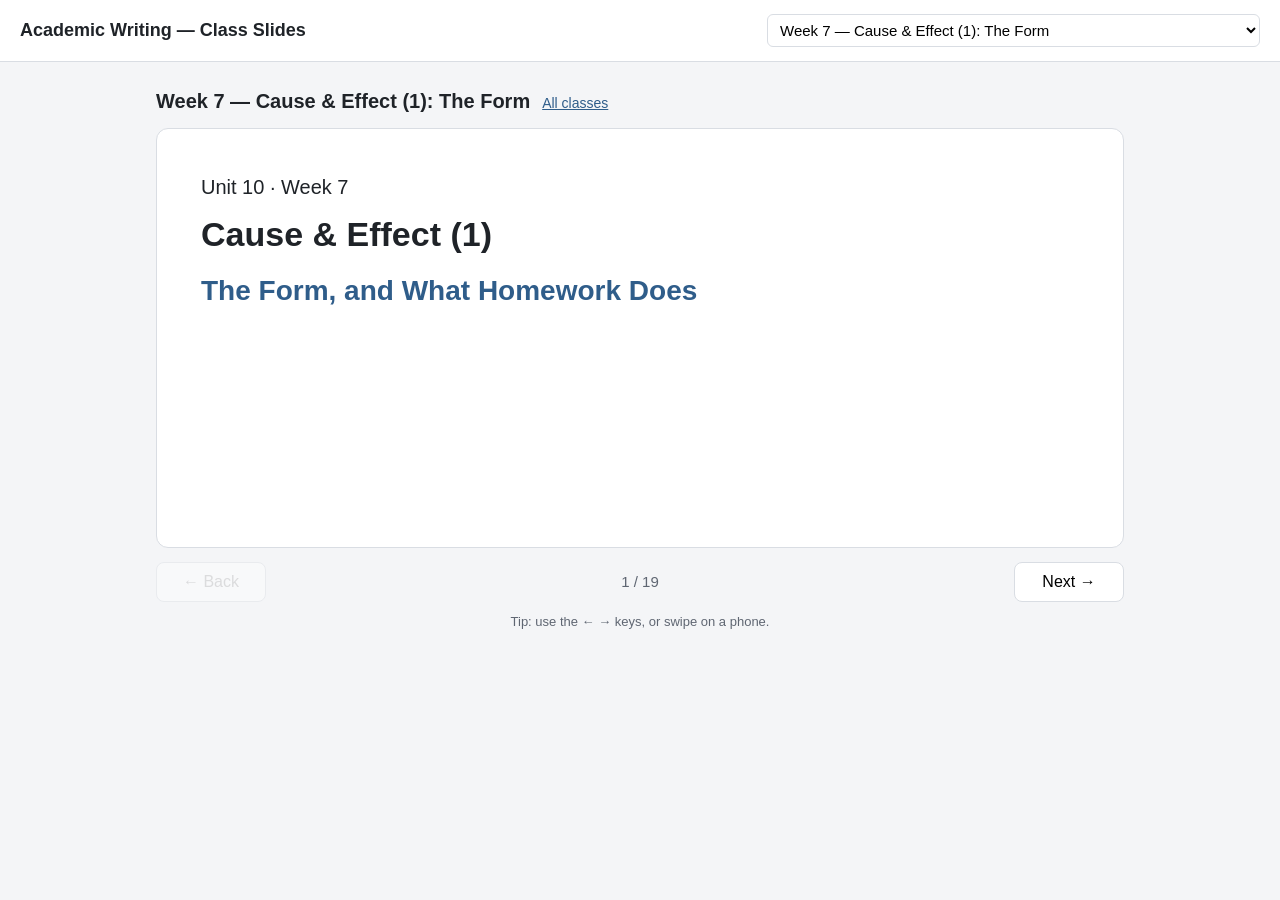
<file: week-07.html>
<!DOCTYPE html>
<html lang="en">
<head>
<meta charset="utf-8">
<meta name="viewport" content="width=device-width, initial-scale=1">
<title>Week 7 — Cause &amp; Effect (1): The Form | Academic Writing</title>
<link rel="stylesheet" href="assets/style.css">
</head>
<body>
<header>
  <h1><a href="index.html">Academic Writing — Class Slides</a></h1>
  <select id="jump" aria-label="Choose a class" onchange="if(this.value) location.href=this.value"><option value="">Choose a class…</option><option value="week-01.html">Week 1 — Orientation and Self-Introduction</option><option value="week-02.html">Week 2 — Descriptive Paragraphs (1): Describe a Place</option><option value="week-03.html">Week 3 — Descriptive Paragraphs (2): Summary and Paraphrase</option><option value="week-05.html">Week 5 — Compare &amp; Contrast (1): Learning the Patterns</option><option value="week-06.html">Week 6 — Compare &amp; Contrast (2): Sources, a Graph, and Citations</option><option value="week-07.html" selected>Week 7 — Cause &amp; Effect (1): The Form</option><option value="week-08.html">Week 8 — Cause &amp; Effect (2): How Strong Is the Cause?</option><option value="week-09.html">Week 9 — Persuasive Paragraphs (1): Take a Position</option><option value="week-10.html">Week 10 — Persuasive Paragraphs (2): Answering the Other Side</option><option value="week-11.html">Week 11 — Feedback Session and Preparing for the Final</option></select>
</header>
<main>
<div class="deckhead"><h2>Week 7 — Cause &amp; Effect (1): The Form</h2><a class="back" href="index.html">All classes</a></div>
<div id="viewer"></div>
</main>
<script>const DECK = {"week": 7, "slides": ["<p>Unit 10 · Week 7<\/p>\n<h1>Cause &amp; Effect (1)<\/h1>\n<h2>The Form, and What Homework Does<\/h2>", "<h2>Today's plan<\/h2>\n<ol>\n<li><strong>Week 6 feedback<\/strong> — citing your sources<\/li>\n<li><strong>Speed writing<\/strong> — Group 3<\/li>\n<li><strong>The cause and effect paragraph<\/strong> (Unit 10)<\/li>\n<li><strong>Exercises 1 and 3<\/strong> — correct and incorrect causes<\/li>\n<li><strong>Meet the evidence<\/strong> — homework and test scores<\/li>\n<li><strong>Write<\/strong> — the effects of homework<\/li>\n<\/ol>", "<h2>Week 6 feedback: find four problems<\/h2>\n<p style=\"font-size:24px; text-align:left; line-height:1.45\"><strong>Learning New Words.<\/strong> There are two ways to learn words. Source 1 says that you should read books and watch videos. It is slow, but you remember the words well. Source 2 says that you should use flashcards and test yourself. This way is fast. The graph shows that words are important. Both ways are good, but I think flashcards are better.<\/p>\n\n<p>With a partner: what are the <strong>four problems<\/strong>?<\/p>", "<h2>Four problems, four fixes<\/h2>\n<table>\n<thead>\n<tr>\n<th>Problem<\/th>\n<th>Fix<\/th>\n<\/tr>\n<\/thead>\n<tbody>\n<tr>\n<td>The <strong>staple<\/strong>: \"Source 1 says… Source 2 says…\"<\/td>\n<td>Point by point: the two sources meet at each point<\/td>\n<\/tr>\n<tr>\n<td><strong>No citations<\/strong><\/td>\n<td>Author's name + year, in the sentence<\/td>\n<\/tr>\n<tr>\n<td>The graph as <strong>decoration<\/strong><\/td>\n<td>Use Figure 1 to support the shared point<\/td>\n<\/tr>\n<tr>\n<td><strong>Opinion<\/strong><\/td>\n<td>Compare only. Your opinion comes in Unit 11<\/td>\n<\/tr>\n<\/tbody>\n<\/table>", "<h2>Speed writing — Group 3<\/h2>\n<p>Choose <strong>one topic from Group 3<\/strong> on your topic list.<\/p>\n<p><strong>2 minutes<\/strong> for planning — you can use your dictionary<\/p>\n<p><button class=\"timer\" data-min=\"2\">⏱ Plan · 2 min<\/button><\/p>\n<p><strong>8 minutes<\/strong> for writing — don't stop until it's finished!<\/p>\n<p><button class=\"timer\" data-min=\"8\">⏱ Write · 8 min<\/button><\/p>\n<p>Then count your words and add them to your Writing Progress graph.<\/p>", "<h2>Dictation check<\/h2>\n<p>Check your answers.<\/p>", "<h2>A cause and effect paragraph<\/h2>\n<p>Read the model on <strong>page 101<\/strong>.<\/p>\n<ul>\n<li>What are the <strong>causes<\/strong>?<\/li>\n<li>What are the <strong>effects<\/strong>?<\/li>\n<\/ul>", "<h2>The shape (page 106)<\/h2>\n<pre><code>Beginning   Interesting Beginning Sentence\n            Topic Sentence\nMiddle      1. Cause and Effect 1\n            2. Cause and Effect 2  (optional)\n            3. Cause and Effect 3  (optional)\nEnd         Concluding Sentence\n            Interesting Ending Sentence\n<\/code><\/pre>", "<h2>Words for cause and effect<\/h2>\n<p><em>as a result · because · causes · leads to · results in · due to · therefore · consequently · is linked to<\/em><\/p>\n<p>pages 107–108<\/p>", "<h2>Caution<\/h2>\n<p>Be factual and complete.<\/p>\n<p>Do not confuse fact with opinion.<\/p>\n<p><strong>Do not confuse chance with cause.<\/strong><\/p>", "<h2>Exercise 1 (page 102)<\/h2>\n<p>Is the cause and effect <strong>correct<\/strong> ✓ or <strong>incorrect<\/strong> ✗?<\/p>\n<p>Work with a partner.<\/p>\n<p><button class=\"timer\" data-min=\"5\">⏱ Pairs · 5 min<\/button><\/p>", "<h2>Exercise 3 (page 110): five problems<\/h2>\n<ul>\n<li><strong>A<\/strong> — the cause is not related to the effect<\/li>\n<li><strong>B<\/strong> — the cause is <strong>not enough<\/strong><\/li>\n<li><strong>C<\/strong> — cause and effect are <strong>backwards<\/strong><\/li>\n<li><strong>D<\/strong> — circular: the cause and the effect are the same<\/li>\n<li><strong>E<\/strong> — the cause is <strong>against<\/strong> the effect<\/li>\n<\/ul>", "<h2>Exercise 3 — label each sentence<\/h2>\n<p>Write <strong>A, B, C, D or E<\/strong>.<\/p>\n<p><button class=\"timer\" data-min=\"8\">⏱ Label · 8 min<\/button><\/p>", "<h2>Meet the evidence<\/h2>\n<p>Worksheet <strong>Part 2<\/strong>: two tables about homework and test scores.<\/p>\n<p><button class=\"timer\" data-min=\"6\">⏱ Read &amp; answer · 6 min<\/button><\/p>", "<h2>What do the tables show?<\/h2>\n<ol>\n<li>Most homework — highest score?<\/li>\n<li>A lot of homework — score <strong>below<\/strong> average?<\/li>\n<li>What does the Note say about Korea?<\/li>\n<li>Does Table 1 <strong>prove<\/strong> that homework <strong>causes<\/strong> higher scores?<\/li>\n<\/ol>\n<p><strong>We come back to question 4 in Week 8.<\/strong><\/p>", "<h2>Write: what does homework do?<\/h2>\n<ol>\n<li>Read <strong>\"What Homework Does\"<\/strong> (Part 3).<\/li>\n<li>Fill in the effects chart — <strong>from the source<\/strong>.<\/li>\n<li>Write <strong>120–160 words<\/strong> in the Unit 10 shape.<\/li>\n<\/ol>\n<p><button class=\"timer\" data-min=\"20\">⏱ Write · 20 min<\/button><\/p>", "<h2>Check your paragraph<\/h2>\n<ul>\n<li>✓ Every effect is <strong>from the source<\/strong>, and <strong>cited<\/strong><\/li>\n<li>✓ <strong>One effect<\/strong> in each part<\/li>\n<li>✓ At least <strong>three<\/strong> cause and effect words<\/li>\n<li>✓ \"is <strong>linked to<\/strong>\" — not \"causes\" — for test scores<\/li>\n<li>✓ <strong>No opinion<\/strong> yet<\/li>\n<\/ul>", "<h2>Homework<\/h2>\n<ul>\n<li>Finish the <strong>effects paragraph<\/strong> — typed, cited, reference list, on <strong>LUNA<\/strong>, printed copy<\/li>\n<li><strong>Dictation<\/strong>: Unit 10, p. 101<\/li>\n<li>Review <strong>Exercise 3<\/strong> — you will need A–E in Week 8<\/li>\n<li><strong>FlexHours 2<\/strong> starts now (next slide)<\/li>\n<\/ul>\n<p>Next week: what does the evidence really show?<\/p>", "<h2>FlexHours 2: find and summarize three sources<\/h2>\n<ol>\n<li>Choose <strong>one question<\/strong> from the list on the Source Log<\/li>\n<li>Find <strong>three sources<\/strong> (one research or official) and fill the <strong>Source Log<\/strong> — <strong>before Week 9<\/strong><\/li>\n<li><strong>Summaries<\/strong> (60–100 words each, cited), one <strong>Summary Sheet<\/strong> per source — <strong>before Week 10<\/strong><\/li>\n<\/ol>\n<p>Japanese sources are OK: summary <strong>in English<\/strong>, title in rōmaji [English meaning]<\/p>\n<p>AI can help you search, but it is <strong>not a source<\/strong>. Open every source yourself.<\/p>\n<p>About 3 hours in total. You will use the same question in FlexHours 3.<\/p>"]};</script>
<script src="assets/slides.js"></script>
</body>
</html>
</file>
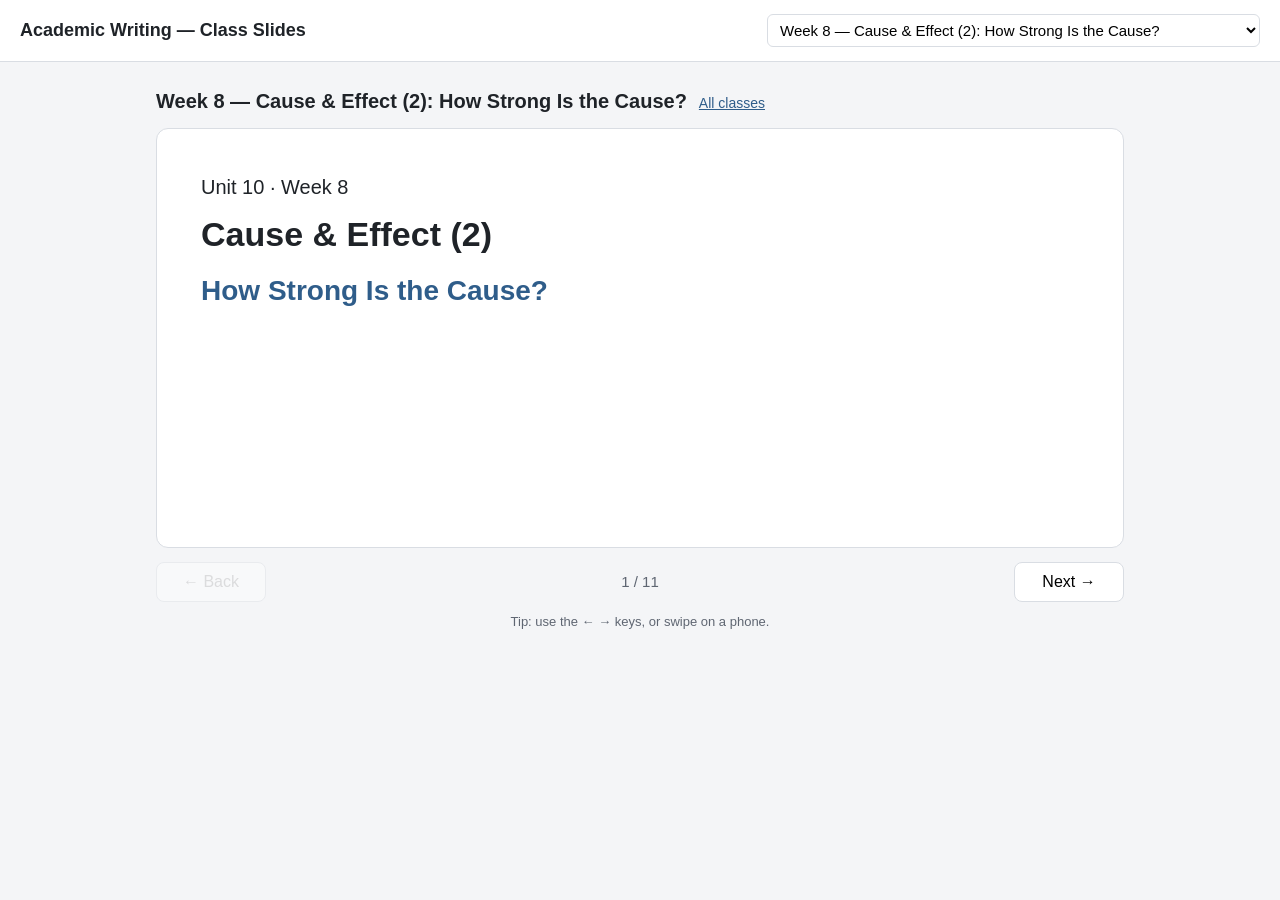
<file: week-08.html>
<!DOCTYPE html>
<html lang="en">
<head>
<meta charset="utf-8">
<meta name="viewport" content="width=device-width, initial-scale=1">
<title>Week 8 — Cause &amp; Effect (2): How Strong Is the Cause? | Academic Writing</title>
<link rel="stylesheet" href="assets/style.css">
</head>
<body>
<header>
  <h1><a href="index.html">Academic Writing — Class Slides</a></h1>
  <select id="jump" aria-label="Choose a class" onchange="if(this.value) location.href=this.value"><option value="">Choose a class…</option><option value="week-01.html">Week 1 — Orientation and Self-Introduction</option><option value="week-02.html">Week 2 — Descriptive Paragraphs (1): Describe a Place</option><option value="week-03.html">Week 3 — Descriptive Paragraphs (2): Summary and Paraphrase</option><option value="week-05.html">Week 5 — Compare &amp; Contrast (1): Learning the Patterns</option><option value="week-06.html">Week 6 — Compare &amp; Contrast (2): Sources, a Graph, and Citations</option><option value="week-07.html">Week 7 — Cause &amp; Effect (1): The Form</option><option value="week-08.html" selected>Week 8 — Cause &amp; Effect (2): How Strong Is the Cause?</option><option value="week-09.html">Week 9 — Persuasive Paragraphs (1): Take a Position</option><option value="week-10.html">Week 10 — Persuasive Paragraphs (2): Answering the Other Side</option><option value="week-11.html">Week 11 — Feedback Session and Preparing for the Final</option></select>
</header>
<main>
<div class="deckhead"><h2>Week 8 — Cause &amp; Effect (2): How Strong Is the Cause?</h2><a class="back" href="index.html">All classes</a></div>
<div id="viewer"></div>
</main>
<script>const DECK = {"week": 8, "slides": ["<p>Unit 10 · Week 8<\/p>\n<h1>Cause &amp; Effect (2)<\/h1>\n<h2>How Strong Is the Cause?<\/h2>", "<h2>Today's plan<\/h2>\n<ol>\n<li><strong>Speed writing<\/strong> — Group 1<\/li>\n<li><strong>Triage<\/strong> — some posts from the internet<\/li>\n<li><strong>Evaluate<\/strong> — the research evidence<\/li>\n<li><strong>Choose a claim<\/strong> — not too strong, not too weak<\/li>\n<li><strong>Write<\/strong><\/li>\n<\/ol>", "<h2>Speed writing — Group 1<\/h2>\n<p>Choose <strong>one topic from Group 1<\/strong> on your topic list.<\/p>\n<p><strong>2 minutes<\/strong> for planning — you can use your dictionary<\/p>\n<p><button class=\"timer\" data-min=\"2\">⏱ Plan · 2 min<\/button><\/p>\n<p><strong>8 minutes<\/strong> for writing — don't stop until it's finished!<\/p>\n<p><button class=\"timer\" data-min=\"8\">⏱ Write · 8 min<\/button><\/p>\n<p>Then count your words and add them to your Writing Progress graph.<\/p>", "<h2>The question returns<\/h2>\n<p><strong>Does homework cause higher achievement?<\/strong><\/p>\n<p>In Week 7 you wrote your first answer. Today you decide what the evidence <strong>really<\/strong> shows.<\/p>", "<h2>Remember Exercise 3<\/h2>\n<ul>\n<li><strong>B<\/strong> — the cause is <strong>not enough<\/strong><\/li>\n<li><strong>C<\/strong> — cause and effect are <strong>backwards<\/strong><\/li>\n<li><strong>E<\/strong> — the cause is <strong>against<\/strong> the effect<\/li>\n<\/ul>\n<p>And the Caution: <strong>do not confuse chance with cause.<\/strong><\/p>", "<h2>Stage 1: triage the posts<\/h2>\n<p>Can you trust this source <strong>at all<\/strong>?<\/p>\n<p>Name the problem in each post. Then set it aside.<\/p>\n<p><button class=\"timer\" data-min=\"8\">⏱ Pairs · 8 min<\/button><\/p>", "<h2>Stage 2: evaluate the research<\/h2>\n<p>For each piece of evidence, ask:<\/p>\n<ul>\n<li><strong>Backwards?<\/strong> Could the effect be the cause?<\/li>\n<li><strong>A third thing?<\/strong> Could something else explain it?<\/li>\n<li><strong>Enough?<\/strong> Does it prove the cause?<\/li>\n<li><strong>Against?<\/strong> Does it point the other way?<\/li>\n<\/ul>\n<p><button class=\"timer\" data-min=\"18\">⏱ Groups · 18 min<\/button><\/p>", "<h2>The biggest number<\/h2>\n<p>Japan: <strong>one more hour → about 17 more points<\/strong><\/p>\n<p>Is the biggest number the <strong>strongest proof<\/strong>?<\/p>", "<h2>Stage 3: choose your claim<\/h2>\n<pre><code>too strong →  &quot;Homework causes higher achievement.&quot;\n   right   →  &quot;Homework may contribute to higher achievement\n               for older students, but the effect is small\n               and the evidence is mixed.&quot;\ntoo weak  →  &quot;We cannot know anything about homework.&quot;\n<\/code><\/pre>\n<p><em>causes → contributes to → may contribute to → is linked to → the evidence cannot show that…<\/em><\/p>", "<h2>Write<\/h2>\n<p>One paragraph · <strong>150–200 words<\/strong> · Unit 10 form<\/p>\n<ol>\n<li>A claim that <strong>matches<\/strong> the evidence<\/li>\n<li>Three pieces of research, <strong>in your own words<\/strong>, with sources named<\/li>\n<li>Say what one piece does <strong>not<\/strong> prove<\/li>\n<li>One piece <strong>against<\/strong> the easy claim — handled honestly<\/li>\n<li>No weak post used as <strong>proof<\/strong><\/li>\n<\/ol>\n<p><button class=\"timer\" data-min=\"25\">⏱ Write · 25 min<\/button><\/p>", "<h2>Homework<\/h2>\n<ul>\n<li>Finish the paragraph — typed, sources named, on <strong>LUNA<\/strong>, printed copy<\/li>\n<li><strong>Read<\/strong> Texts A and B (Week 9 reading) and fill the table<\/li>\n<li><strong>FlexHours 2<\/strong>: three sources and your <strong>Source Log<\/strong> due before next class<\/li>\n<li><strong>Dictation<\/strong>: Unit 5, p. 45<\/li>\n<li>Read <strong>Unit 11<\/strong>, pp. 112–113<\/li>\n<\/ul>\n<p>Next week: take a side.<\/p>"]};</script>
<script src="assets/slides.js"></script>
</body>
</html>
</file>
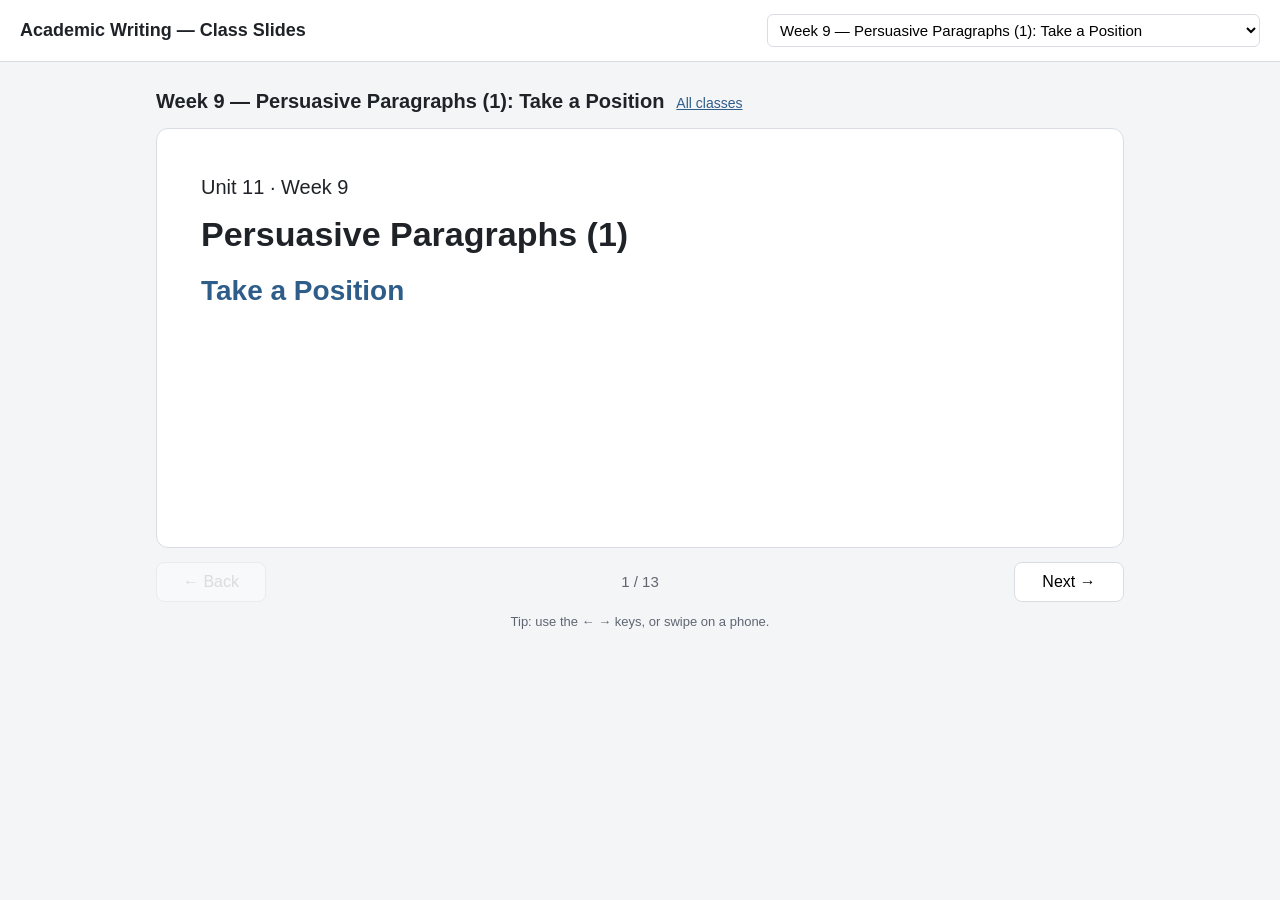
<file: week-09.html>
<!DOCTYPE html>
<html lang="en">
<head>
<meta charset="utf-8">
<meta name="viewport" content="width=device-width, initial-scale=1">
<title>Week 9 — Persuasive Paragraphs (1): Take a Position | Academic Writing</title>
<link rel="stylesheet" href="assets/style.css">
</head>
<body>
<header>
  <h1><a href="index.html">Academic Writing — Class Slides</a></h1>
  <select id="jump" aria-label="Choose a class" onchange="if(this.value) location.href=this.value"><option value="">Choose a class…</option><option value="week-01.html">Week 1 — Orientation and Self-Introduction</option><option value="week-02.html">Week 2 — Descriptive Paragraphs (1): Describe a Place</option><option value="week-03.html">Week 3 — Descriptive Paragraphs (2): Summary and Paraphrase</option><option value="week-05.html">Week 5 — Compare &amp; Contrast (1): Learning the Patterns</option><option value="week-06.html">Week 6 — Compare &amp; Contrast (2): Sources, a Graph, and Citations</option><option value="week-07.html">Week 7 — Cause &amp; Effect (1): The Form</option><option value="week-08.html">Week 8 — Cause &amp; Effect (2): How Strong Is the Cause?</option><option value="week-09.html" selected>Week 9 — Persuasive Paragraphs (1): Take a Position</option><option value="week-10.html">Week 10 — Persuasive Paragraphs (2): Answering the Other Side</option><option value="week-11.html">Week 11 — Feedback Session and Preparing for the Final</option></select>
</header>
<main>
<div class="deckhead"><h2>Week 9 — Persuasive Paragraphs (1): Take a Position</h2><a class="back" href="index.html">All classes</a></div>
<div id="viewer"></div>
</main>
<script>const DECK = {"week": 9, "slides": ["<p>Unit 11 · Week 9<\/p>\n<h1>Persuasive Paragraphs (1)<\/h1>\n<h2>Take a Position<\/h2>", "<h2>Today's plan<\/h2>\n<ol>\n<li><strong>Speed writing<\/strong> — Group 2<\/li>\n<li><strong>The persuasive paragraph<\/strong> (Unit 11)<\/li>\n<li><strong>Head or heart?<\/strong><\/li>\n<li><strong>The reasons pool<\/strong><\/li>\n<li><strong>Write<\/strong> — take a side<\/li>\n<\/ol>", "<h2>Speed writing — Group 2<\/h2>\n<p>Choose <strong>one topic from Group 2<\/strong> on your topic list.<\/p>\n<p><strong>2 minutes<\/strong> for planning — you can use your dictionary<\/p>\n<p><button class=\"timer\" data-min=\"2\">⏱ Plan · 2 min<\/button><\/p>\n<p><strong>8 minutes<\/strong> for writing — don't stop until it's finished!<\/p>\n<p><button class=\"timer\" data-min=\"8\">⏱ Write · 8 min<\/button><\/p>\n<p>Then count your words and add them to your Writing Progress graph.<\/p>", "<h2>A persuasive paragraph<\/h2>\n<p>Read the model on <strong>page 113<\/strong>.<\/p>\n<ul>\n<li>Which reasons are about <strong>facts<\/strong>?<\/li>\n<li>Which reasons are about <strong>feelings<\/strong>?<\/li>\n<\/ul>", "<h2>The shape (page 117)<\/h2>\n<pre><code>Beginning   Interesting Beginning Sentence\n            Topic Sentence  ← your position\nMiddle      1. Head Reason 1\n            2. Head Reason 2\n            3. Heart Reason\nEnd         Concluding Sentence (an insight)\n            Interesting Ending Sentence\n<\/code><\/pre>", "<h2>What is missing from the model?<\/h2>\n<ul>\n<li>Where do the reasons <strong>come from<\/strong>?<\/li>\n<li>Are there any <strong>citations<\/strong>?<\/li>\n<li>What about <strong>the other side<\/strong>?<\/li>\n<\/ul>\n<p>This week: sources and citations. <strong>Next week: the other side.<\/strong><\/p>", "<h2>Head or heart? (page 114)<\/h2>\n<ul>\n<li><strong>Head reason<\/strong> — facts or evidence. You can <strong>check<\/strong> it and <strong>cite<\/strong> it.<\/li>\n<li><strong>Heart reason<\/strong> — feelings. It can move people, but it is <strong>not proof<\/strong>.<\/li>\n<\/ul>\n<p><button class=\"timer\" data-min=\"5\">⏱ Exercise 1 · 5 min<\/button><\/p>", "<h2>The rule in this course<\/h2>\n<p>Head reasons come <strong>from sources<\/strong>, and you <strong>cite<\/strong> them.<\/p>\n<p>You may use <strong>one<\/strong> heart reason — but you must <strong>label it as a feeling<\/strong>.<\/p>\n<blockquote>\n<p><em>\"Beyond what the research shows…\"<\/em> · <em>\"On a human level…\"<\/em><\/p>\n<\/blockquote>", "<h2>The question<\/h2>\n<p><strong>Should Japanese schools give less homework?<\/strong><\/p>\n<p>Read the <strong>reasons pool<\/strong> and the <strong>local source<\/strong>.<\/p>\n<p>Mark each reason: <strong>less<\/strong> or <strong>keep<\/strong>? Underline the source.<\/p>\n<p><button class=\"timer\" data-min=\"10\">⏱ Read · 10 min<\/button><\/p>", "<h2>One source, two sides<\/h2>\n<p><strong>Cooper (1989)<\/strong> is on <strong>both<\/strong> lists.<\/p>\n<p>How can the same research support <strong>less<\/strong> homework <em>and<\/em> <strong>keeping<\/strong> homework?<\/p>\n<blockquote>\n<p>Hint: which students is each side talking about?<\/p>\n<\/blockquote>", "<h2>Choose and plan<\/h2>\n<ol>\n<li>Your <strong>position<\/strong>: less, or keep?<\/li>\n<li><strong>Two head reasons<\/strong> — with their sources<\/li>\n<li><strong>One heart reason<\/strong> — labelled as a feeling<\/li>\n<li>Your <strong>order<\/strong>: most → least important, or least → most<\/li>\n<\/ol>\n<p><button class=\"timer\" data-min=\"8\">⏱ Plan · 8 min<\/button><\/p>", "<h2>Write<\/h2>\n<p>One paragraph · <strong>160–200 words<\/strong> · Unit 11 shape<\/p>\n<ul>\n<li>A clear <strong>position<\/strong><\/li>\n<li>Two head reasons, <strong>cited<\/strong>, with careful words: <em>is linked to<\/em>, not <em>proves<\/em><\/li>\n<li>One heart reason, <strong>labelled<\/strong><\/li>\n<li>End with an <strong>insight<\/strong><\/li>\n<li><strong>Reference list<\/strong><\/li>\n<\/ul>\n<p><button class=\"timer\" data-min=\"25\">⏱ Write · 25 min<\/button><\/p>", "<h2>Homework<\/h2>\n<ul>\n<li>Finish the paragraph — hand-written, cited, reference list, on <strong>LUNA<\/strong><\/li>\n<li><strong>Keep it<\/strong> — you will add to it next week<\/li>\n<li><strong>FlexHours 2<\/strong> summaries due before next class<\/li>\n<li>Read <strong>Unit 11<\/strong>, pp. 118–120<\/li>\n<\/ul>\n<p>Next week: answer the other side.<\/p>"]};</script>
<script src="assets/slides.js"></script>
</body>
</html>
</file>
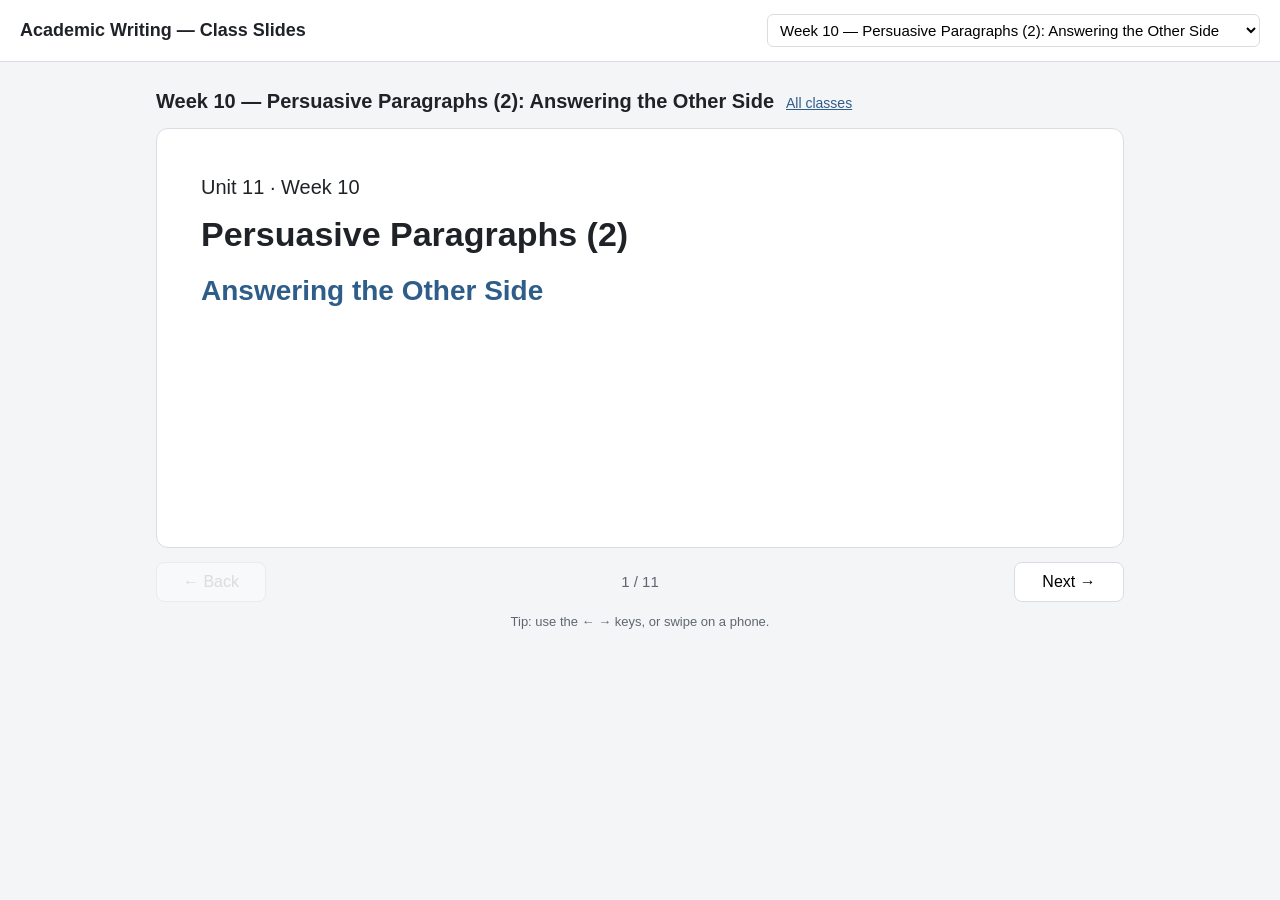
<file: week-10.html>
<!DOCTYPE html>
<html lang="en">
<head>
<meta charset="utf-8">
<meta name="viewport" content="width=device-width, initial-scale=1">
<title>Week 10 — Persuasive Paragraphs (2): Answering the Other Side | Academic Writing</title>
<link rel="stylesheet" href="assets/style.css">
</head>
<body>
<header>
  <h1><a href="index.html">Academic Writing — Class Slides</a></h1>
  <select id="jump" aria-label="Choose a class" onchange="if(this.value) location.href=this.value"><option value="">Choose a class…</option><option value="week-01.html">Week 1 — Orientation and Self-Introduction</option><option value="week-02.html">Week 2 — Descriptive Paragraphs (1): Describe a Place</option><option value="week-03.html">Week 3 — Descriptive Paragraphs (2): Summary and Paraphrase</option><option value="week-05.html">Week 5 — Compare &amp; Contrast (1): Learning the Patterns</option><option value="week-06.html">Week 6 — Compare &amp; Contrast (2): Sources, a Graph, and Citations</option><option value="week-07.html">Week 7 — Cause &amp; Effect (1): The Form</option><option value="week-08.html">Week 8 — Cause &amp; Effect (2): How Strong Is the Cause?</option><option value="week-09.html">Week 9 — Persuasive Paragraphs (1): Take a Position</option><option value="week-10.html" selected>Week 10 — Persuasive Paragraphs (2): Answering the Other Side</option><option value="week-11.html">Week 11 — Feedback Session and Preparing for the Final</option></select>
</header>
<main>
<div class="deckhead"><h2>Week 10 — Persuasive Paragraphs (2): Answering the Other Side</h2><a class="back" href="index.html">All classes</a></div>
<div id="viewer"></div>
</main>
<script>const DECK = {"week": 10, "slides": ["<p>Unit 11 · Week 10<\/p>\n<h1>Persuasive Paragraphs (2)<\/h1>\n<h2>Answering the Other Side<\/h2>", "<h2>Today's plan<\/h2>\n<ol>\n<li><strong>Speed writing<\/strong> — Group 3<\/li>\n<li><strong>Why answer the other side?<\/strong><\/li>\n<li><strong>Fair or unfair?<\/strong><\/li>\n<li><strong>Group practice<\/strong><\/li>\n<li><strong>Revise<\/strong> your Week 9 paragraph<\/li>\n<\/ol>", "<h2>Speed writing — Group 3<\/h2>\n<p>Choose <strong>one topic from Group 3<\/strong> on your topic list.<\/p>\n<p><strong>2 minutes<\/strong> for planning — you can use your dictionary<\/p>\n<p><button class=\"timer\" data-min=\"2\">⏱ Plan · 2 min<\/button><\/p>\n<p><strong>8 minutes<\/strong> for writing — don't stop until it's finished!<\/p>\n<p><button class=\"timer\" data-min=\"8\">⏱ Write · 8 min<\/button><\/p>\n<p>Then count your words and add them to your Writing Progress graph.<\/p>", "<h2>Your reader disagrees<\/h2>\n<p>A reader who disagrees is <strong>already thinking of reasons<\/strong>.<\/p>\n<p>If you say their <strong>best<\/strong> reason fairly and <strong>answer<\/strong> it, your paragraph gets <strong>stronger<\/strong>.<\/p>", "<h2>The new part<\/h2>\n<pre><code>Middle      1. Head Reason 1 (cited)\n            2. Head Reason 2 (cited)\n            3. Counterargument (fair, cited)\n               + Your response\n            4. Heart Reason (labelled)\n<\/code><\/pre>", "<h2>Two ways to respond<\/h2>\n<p><strong>Rebut<\/strong> — show the reason is weaker than it looks, with evidence.<\/p>\n<p><strong>Concede and qualify<\/strong> — agree it is partly true, then show its limit.<\/p>\n<p><em>Some people argue that… · It is true that… However, … · This may be true for…, but… · This does not mean that…<\/em><\/p>", "<h2>Fair or unfair?<\/h2>\n<p>✕ <em>Some people think homework is good because teachers like to control students. This is silly.<\/em><\/p>\n<p>✓ <em>Some people argue that homework helps students learn to manage their time and study alone (Ramdass &amp; Zimmerman, 2011). This is a real benefit for older students. However, for elementary school students, homework has almost no measured link to achievement (Cooper, 1989).<\/em><\/p>\n<p>What are <strong>three<\/strong> differences?<\/p>\n<p><button class=\"timer\" data-min=\"4\">⏱ Pairs · 4 min<\/button><\/p>", "<h2>Group practice<\/h2>\n<p>Sit with students who took the <strong>same position<\/strong>.<\/p>\n<ol>\n<li>Choose the <strong>strongest<\/strong> opposing reason — not the easiest.<\/li>\n<li>Write the <strong>counterargument<\/strong> together, cited.<\/li>\n<li>Write a <strong>response<\/strong> together.<\/li>\n<\/ol>\n<p><button class=\"timer\" data-min=\"18\">⏱ Groups · 18 min<\/button><\/p>", "<h2>Revise your Week 9 paragraph<\/h2>\n<p>Add the counterargument and response <strong>after your head reasons<\/strong>.<\/p>\n<ul>\n<li>Is the other side's reason <strong>fair<\/strong> and <strong>cited<\/strong>?<\/li>\n<li>Does your response use <strong>evidence<\/strong>?<\/li>\n<li>Is it <strong>shorter<\/strong> than your own reasons?<\/li>\n<li>Is your heart reason still <strong>labelled<\/strong>?<\/li>\n<\/ul>\n<p><button class=\"timer\" data-min=\"25\">⏱ Revise · 25 min<\/button><\/p>", "<h2>Activity 2 — on your own (optional)<\/h2>\n<p><strong>Should Japanese elementary schools stop giving homework?<\/strong><\/p>\n<p>Same reasons pool — but some reasons fit this question <strong>better<\/strong> than others.<\/p>\n<p>180–220 words · counterargument · reference list<\/p>", "<h2>Homework<\/h2>\n<ul>\n<li><strong>Revised Week 9 paragraph<\/strong> with the other side added — on <strong>LUNA<\/strong>, printed copy<\/li>\n<li><em>Optional:<\/em> <strong>Activity 2<\/strong>, the elementary school question — on <strong>LUNA<\/strong> (good practice for the final)<\/li>\n<li><strong>FlexHours 3<\/strong> opens: your FX2 question and sources, the Week 10 shape<\/li>\n<\/ul>\n<p>Next week: feedback and preparing for the final.<\/p>"]};</script>
<script src="assets/slides.js"></script>
</body>
</html>
</file>
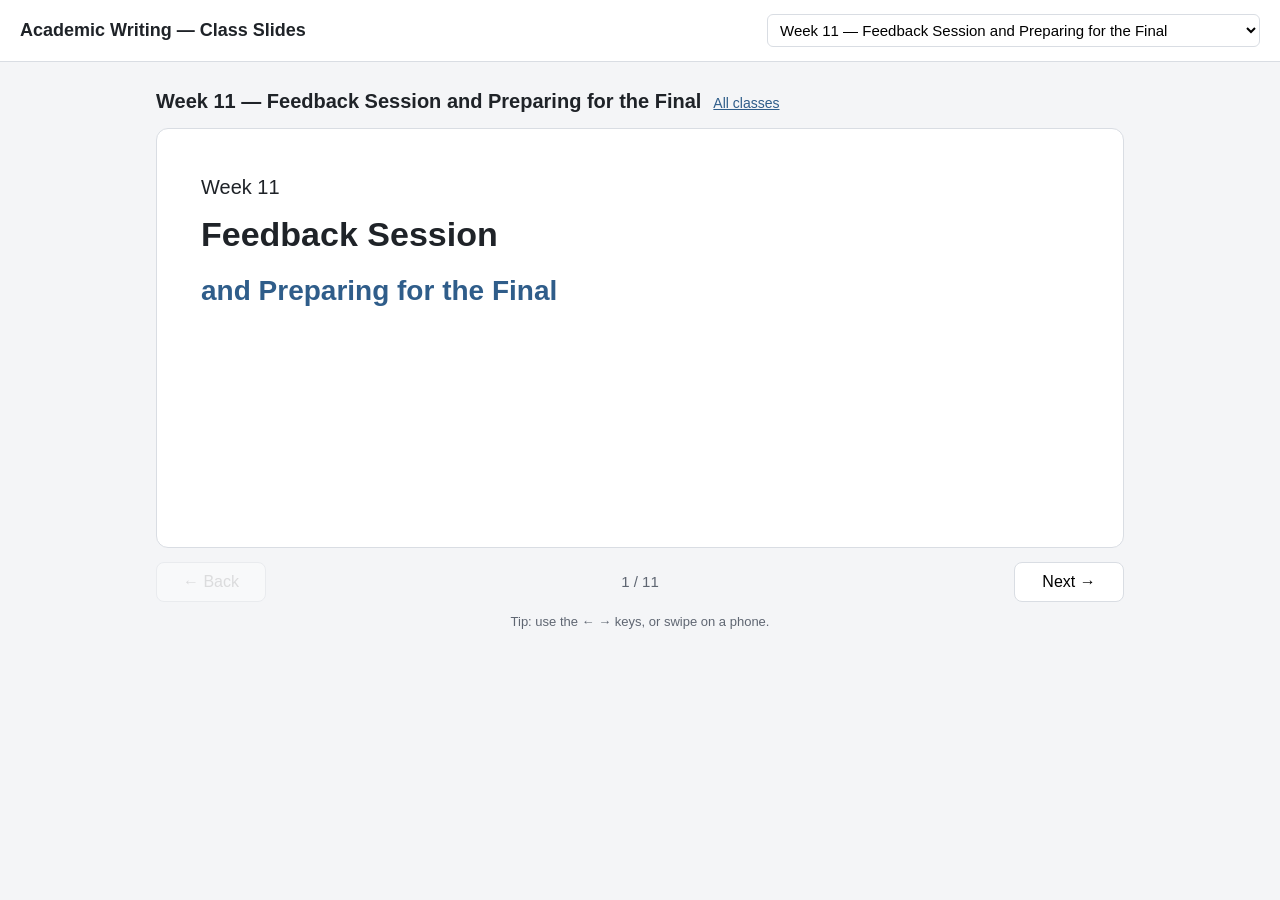
<file: week-11.html>
<!DOCTYPE html>
<html lang="en">
<head>
<meta charset="utf-8">
<meta name="viewport" content="width=device-width, initial-scale=1">
<title>Week 11 — Feedback Session and Preparing for the Final | Academic Writing</title>
<link rel="stylesheet" href="assets/style.css">
</head>
<body>
<header>
  <h1><a href="index.html">Academic Writing — Class Slides</a></h1>
  <select id="jump" aria-label="Choose a class" onchange="if(this.value) location.href=this.value"><option value="">Choose a class…</option><option value="week-01.html">Week 1 — Orientation and Self-Introduction</option><option value="week-02.html">Week 2 — Descriptive Paragraphs (1): Describe a Place</option><option value="week-03.html">Week 3 — Descriptive Paragraphs (2): Summary and Paraphrase</option><option value="week-05.html">Week 5 — Compare &amp; Contrast (1): Learning the Patterns</option><option value="week-06.html">Week 6 — Compare &amp; Contrast (2): Sources, a Graph, and Citations</option><option value="week-07.html">Week 7 — Cause &amp; Effect (1): The Form</option><option value="week-08.html">Week 8 — Cause &amp; Effect (2): How Strong Is the Cause?</option><option value="week-09.html">Week 9 — Persuasive Paragraphs (1): Take a Position</option><option value="week-10.html">Week 10 — Persuasive Paragraphs (2): Answering the Other Side</option><option value="week-11.html" selected>Week 11 — Feedback Session and Preparing for the Final</option></select>
</header>
<main>
<div class="deckhead"><h2>Week 11 — Feedback Session and Preparing for the Final</h2><a class="back" href="index.html">All classes</a></div>
<div id="viewer"></div>
</main>
<script>const DECK = {"week": 11, "slides": ["<p>Week 11<\/p>\n<h1>Feedback Session<\/h1>\n<h2>and Preparing for the Final<\/h2>", "<h2>Today's plan<\/h2>\n<ol>\n<li><strong>Speed writing<\/strong> — Group 1<\/li>\n<li><strong>Feedback<\/strong> — three persuasive paragraphs<\/li>\n<li><strong>Revise<\/strong> your own paragraph<\/li>\n<li><strong>Preparing for the final<\/strong><\/li>\n<\/ol>", "<h2>Speed writing — Group 1<\/h2>\n<p>Choose <strong>one topic from Group 1<\/strong> on your topic list.<\/p>\n<p><strong>2 minutes<\/strong> for planning — you can use your dictionary<\/p>\n<p><button class=\"timer\" data-min=\"2\">⏱ Plan · 2 min<\/button><\/p>\n<p><strong>8 minutes<\/strong> for writing — don't stop until it's finished!<\/p>\n<p><button class=\"timer\" data-min=\"8\">⏱ Write · 8 min<\/button><\/p>\n<p>Then count your words and add them to your Writing Progress graph.<\/p>", "<h2>Three paragraphs<\/h2>\n<p>Read <strong>Samples E, F and G<\/strong>.<\/p>\n<p>Check each one against the moves table.<\/p>\n<p><button class=\"timer\" data-min=\"12\">⏱ Pairs · 12 min<\/button><\/p>", "<h2>What went wrong?<\/h2>\n<p><strong>E<\/strong> — all feeling, no sources<\/p>\n<p><strong>F<\/strong> — \"Research <strong>proves<\/strong>…\", the biggest number as proof, a <strong>straw man<\/strong><\/p>\n<p><strong>G<\/strong> — every move: fair counterargument, concedes, then qualifies<\/p>", "<h2>Fix one sentence<\/h2>\n<p>✕ <em>Research proves that homework causes higher test scores (Cooper, 1989).<\/em><\/p>\n<p>✓ <em>For high school students, homework is <strong><em>_<\/em><\/strong>___ somewhat higher achievement (Cooper, 1989).<\/em><\/p>", "<h2>Revise your own paragraph<\/h2>\n<p>Use the <strong>checklist<\/strong>. Make your changes <strong>by hand<\/strong> on your printed paragraph.<\/p>\n<p>Write your <strong>two biggest changes<\/strong> at the bottom. <strong>Hand it in at the end of class<\/strong> — no typing at home.<\/p>\n<p><button class=\"timer\" data-min=\"22\">⏱ Revise · 22 min<\/button><\/p>", "<h2>The final exam<\/h2>\n<p><strong>Two persuasive paragraphs<\/strong>, in class, on paper<\/p>\n<ol>\n<li><strong>Prepared<\/strong> — <em>Should Japanese schools give less homework?<\/em><\/li>\n<li><strong>New question<\/strong> — about homework, shown on the day, same <strong>evidence pack<\/strong><\/li>\n<\/ol>\n<p>About <strong>80 minutes<\/strong> — you divide the time<\/p>\n<p>Bring: <strong>one A4 page<\/strong> of handwritten notes (one side, key words) — hand it in<\/p>", "<h2>Planning a new prompt in 3 minutes<\/h2>\n<ol>\n<li><strong>Read<\/strong> the evidence first<\/li>\n<li>Choose a position the evidence <strong>can support<\/strong><\/li>\n<li>Pick <strong>two head reasons<\/strong> and the <strong>strongest opposing reason<\/strong><\/li>\n<li>Then write<\/li>\n<\/ol>\n<p><button class=\"timer\" data-min=\"3\">⏱ Plan · 3 min<\/button><\/p>", "<h2>Plan your prepared paragraph<\/h2>\n<p>Fill in the planning table: position, two head reasons, the other side, your response, heart reason, insight — with <strong>sources<\/strong>.<\/p>\n<p><button class=\"timer\" data-min=\"12\">⏱ Plan · 12 min<\/button><\/p>", "<h2>Homework<\/h2>\n<p><strong>Only one thing: study for the final.<\/strong><\/p>\n<ul>\n<li>Study the <strong>evidence pack<\/strong>; make your <strong>one page of notes<\/strong><\/li>\n<li>Finish your <strong>planning table<\/strong> if it isn't done<\/li>\n<li><strong>FlexHours 3<\/strong>: draft due by the exam day (16 Dec)<\/li>\n<\/ul>\n<p>Next week: the final exam.<\/p>"]};</script>
<script src="assets/slides.js"></script>
</body>
</html>
</file>
<file: assets/style.css>
:root { --ink:#1f2328; --muted:#5f6672; --line:#d9dde3; --bg:#f4f5f7; --card:#fff; --accent:#2f5d8a; --accent-soft:#e8eff6; }
* { box-sizing:border-box; }
body { margin:0; font-family:"Helvetica Neue", Arial, "Hiragino Sans", "Yu Gothic", sans-serif; color:var(--ink); background:var(--bg); line-height:1.5; }
header { background:var(--card); border-bottom:1px solid var(--line); padding:14px 20px; display:flex; align-items:center; gap:16px; flex-wrap:wrap; }
header h1 { font-size:18px; margin:0; font-weight:700; }
header h1 a { color:inherit; text-decoration:none; }
header select { margin-left:auto; font-size:15px; padding:6px 8px; border:1px solid var(--line); border-radius:6px; background:#fff; max-width:100%; }
main { max-width:1000px; margin:0 auto; padding:24px 16px 48px; }
.intro { color:var(--muted); margin:0 0 18px; }
.weeks { list-style:none; padding:0; margin:0; display:grid; gap:10px; grid-template-columns:repeat(auto-fill, minmax(280px,1fr)); }
.weeks a { display:block; background:var(--card); border:1px solid var(--line); border-radius:10px; padding:14px 16px; text-decoration:none; color:inherit; height:100%; }
.weeks a:hover, .weeks a:focus { border-color:var(--accent); outline:none; box-shadow:0 0 0 3px var(--accent-soft); }
.weeks .wk { font-size:13px; font-weight:700; color:var(--accent); text-transform:uppercase; letter-spacing:.04em; }
.weeks .ttl { display:block; font-size:16px; margin-top:2px; }
.weeks .n { display:block; font-size:13px; color:var(--muted); margin-top:4px; }
.deckhead { display:flex; align-items:baseline; gap:12px; flex-wrap:wrap; margin-bottom:12px; }
.deckhead h2 { margin:0; font-size:20px; }
.deckhead .back { font-size:14px; color:var(--accent); }
.slide { background:var(--card); border:1px solid var(--line); border-radius:12px; min-height:420px; padding:36px 44px; font-size:20px; overflow-x:auto; }
.slide h1 { font-size:34px; margin:.2em 0 .3em; }
.slide h2 { font-size:28px; margin:0 0 .6em; color:var(--accent); }
.slide h3 { font-size:22px; }
.slide p, .slide li { margin:.35em 0; }
.slide table { border-collapse:collapse; margin:.6em 0; font-size:18px; }
.slide th, .slide td { border:1px solid var(--line); padding:6px 10px; text-align:left; vertical-align:top; }
.slide th { background:var(--accent-soft); }
.slide pre { background:#f6f8fa; border:1px solid var(--line); border-radius:8px; padding:12px 14px; font-size:17px; overflow-x:auto; }
.slide code { font-family:Menlo, Consolas, monospace; }
.slide blockquote { margin:.6em 0; padding:.4em 1em; border-left:4px solid var(--accent); background:#f8fafc; }
.slide img { max-width:100%; height:auto; display:block; margin:.6em auto; }
.timer { font:inherit; font-size:16px; background:var(--accent-soft); color:var(--accent); border:1px solid #c7d6e6; border-radius:999px; padding:4px 12px; margin:4px 0; cursor:pointer; }
.timer.running { background:var(--accent); color:#fff; }
.timer.done { background:#c0392b; color:#fff; border-color:#c0392b; }
.nav { display:flex; align-items:center; justify-content:space-between; gap:12px; margin-top:14px; }
.nav button { font-size:16px; padding:10px 18px; border-radius:8px; border:1px solid var(--line); background:var(--card); cursor:pointer; min-width:110px; }
.nav button:disabled { opacity:.4; cursor:default; }
.nav .count { color:var(--muted); font-size:15px; }
.hint { color:var(--muted); font-size:13px; text-align:center; margin-top:10px; }
@media (max-width:640px) {
  .slide { padding:22px 18px; font-size:17px; min-height:300px; }
  .slide h1 { font-size:26px; } .slide h2 { font-size:22px; } .slide table { font-size:15px; }
  .slide p[style] { font-size:17px !important; }
  .nav button { min-width:0; padding:10px 14px; }
}
</file>
